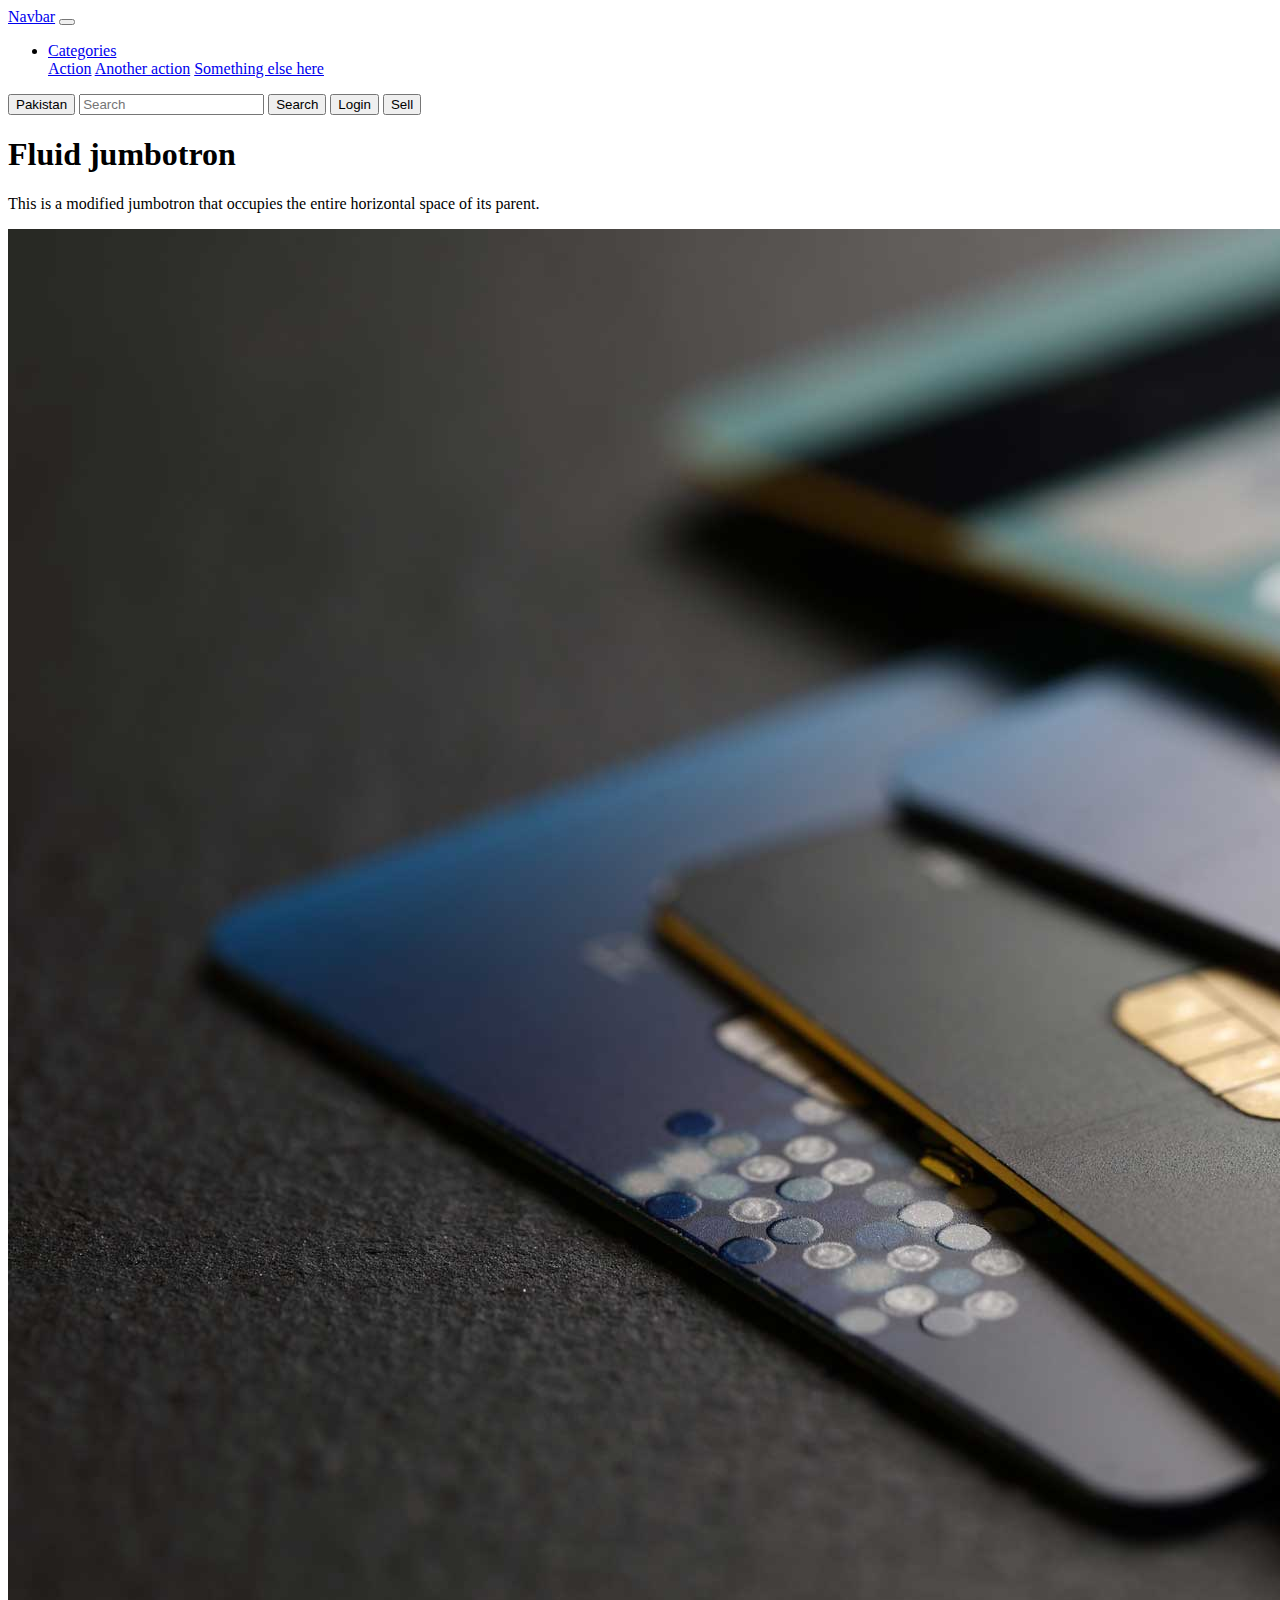
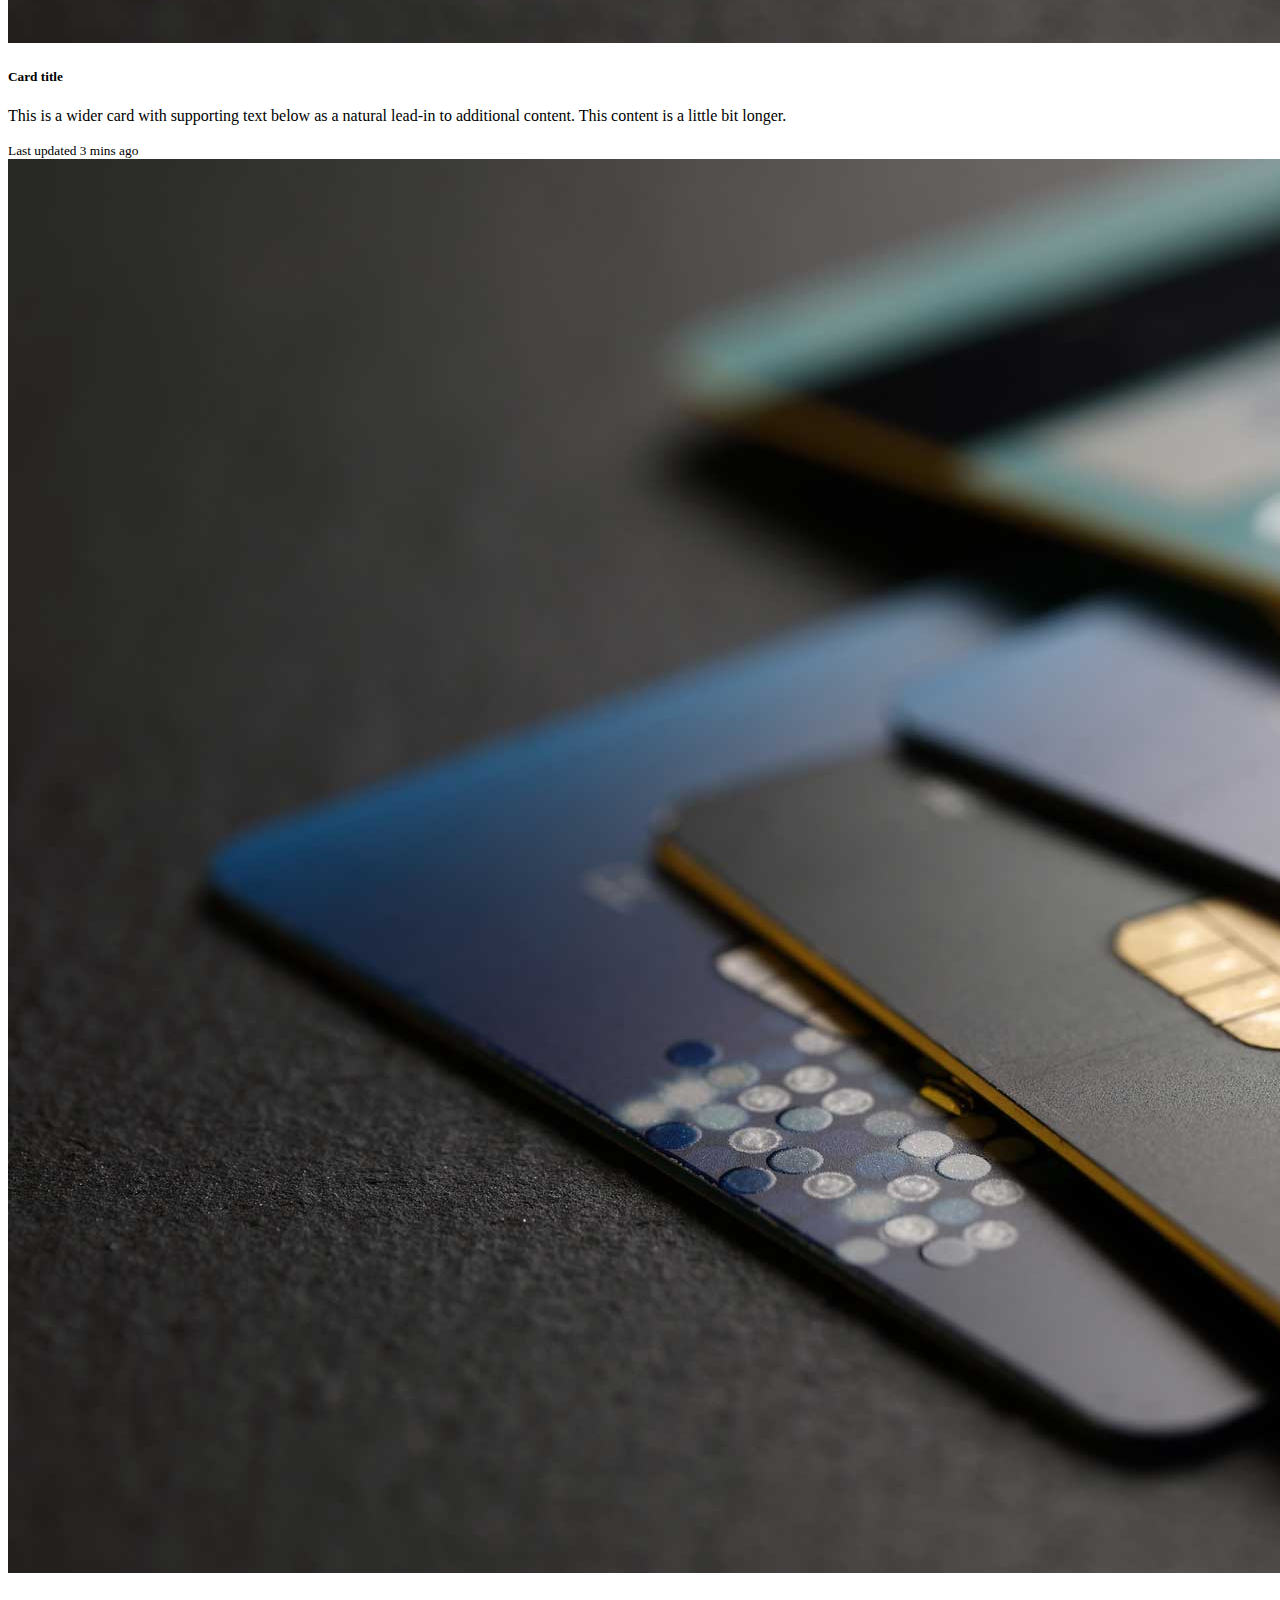
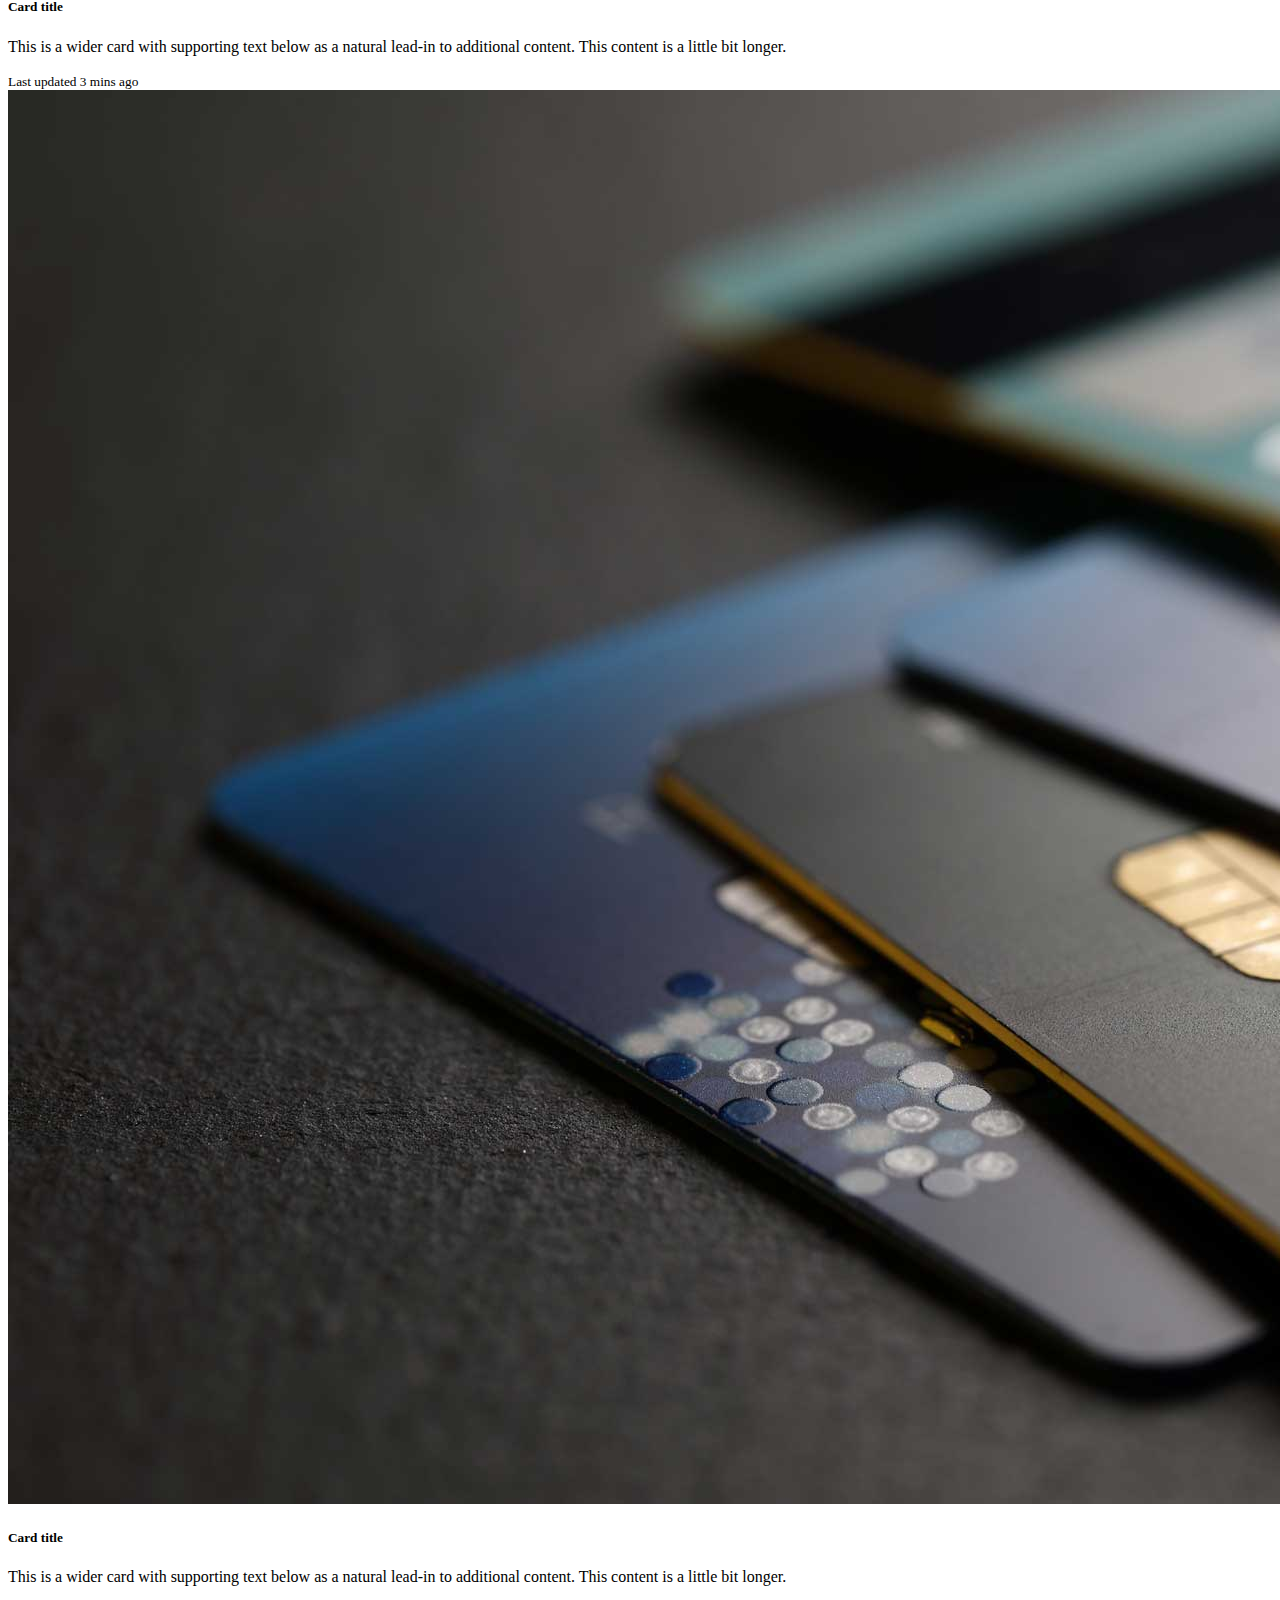
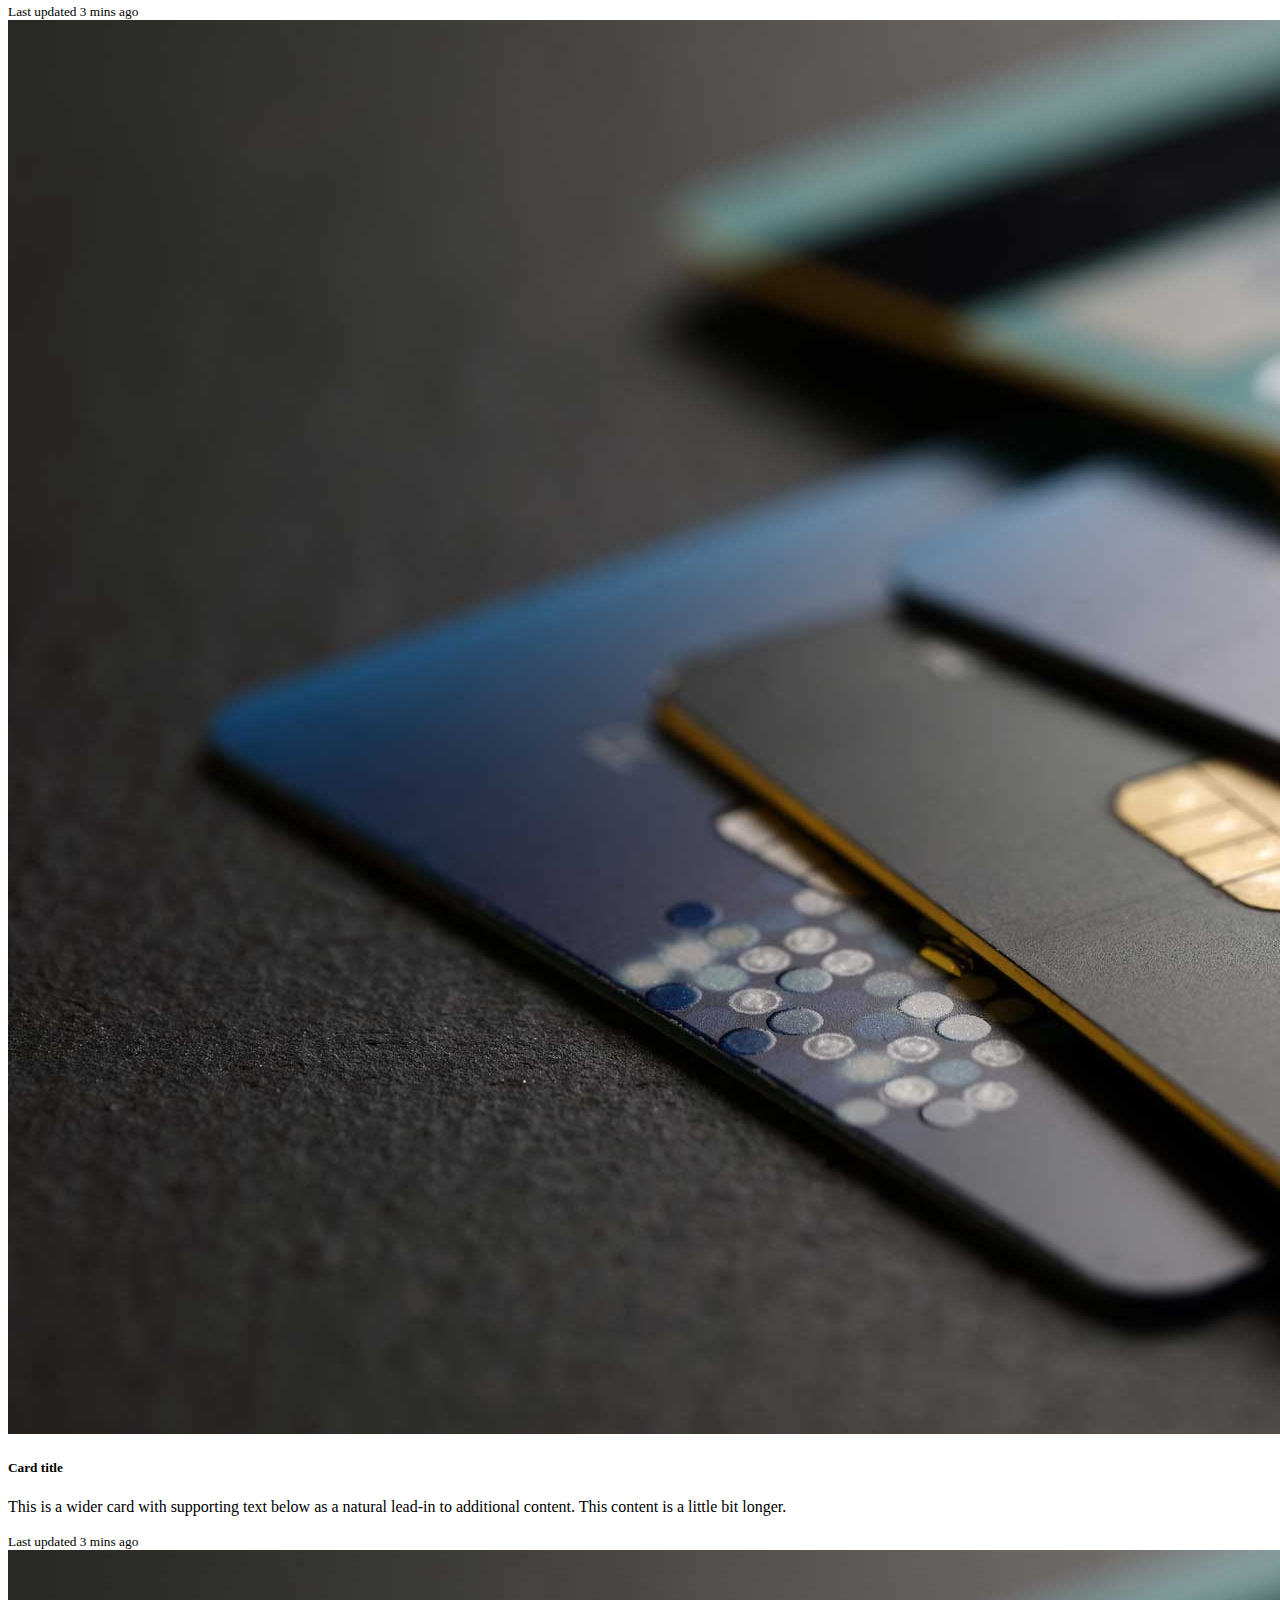
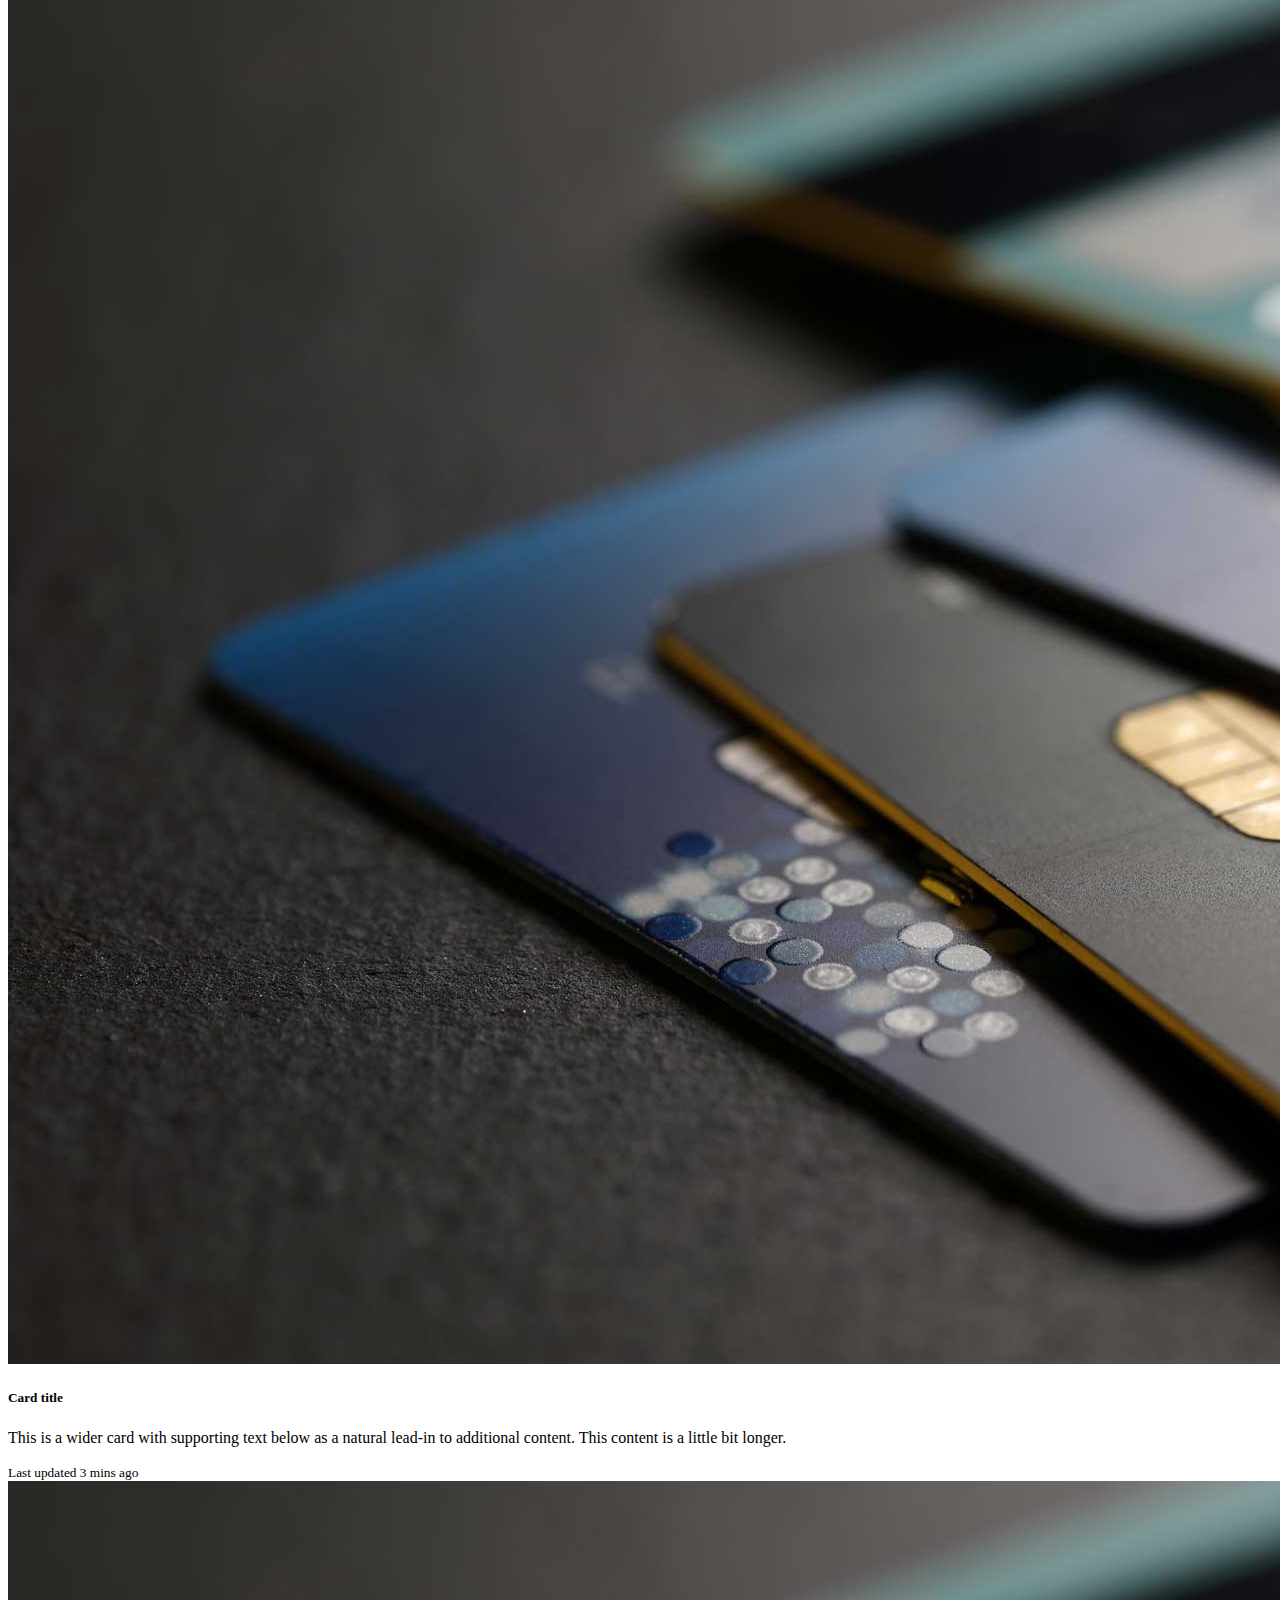
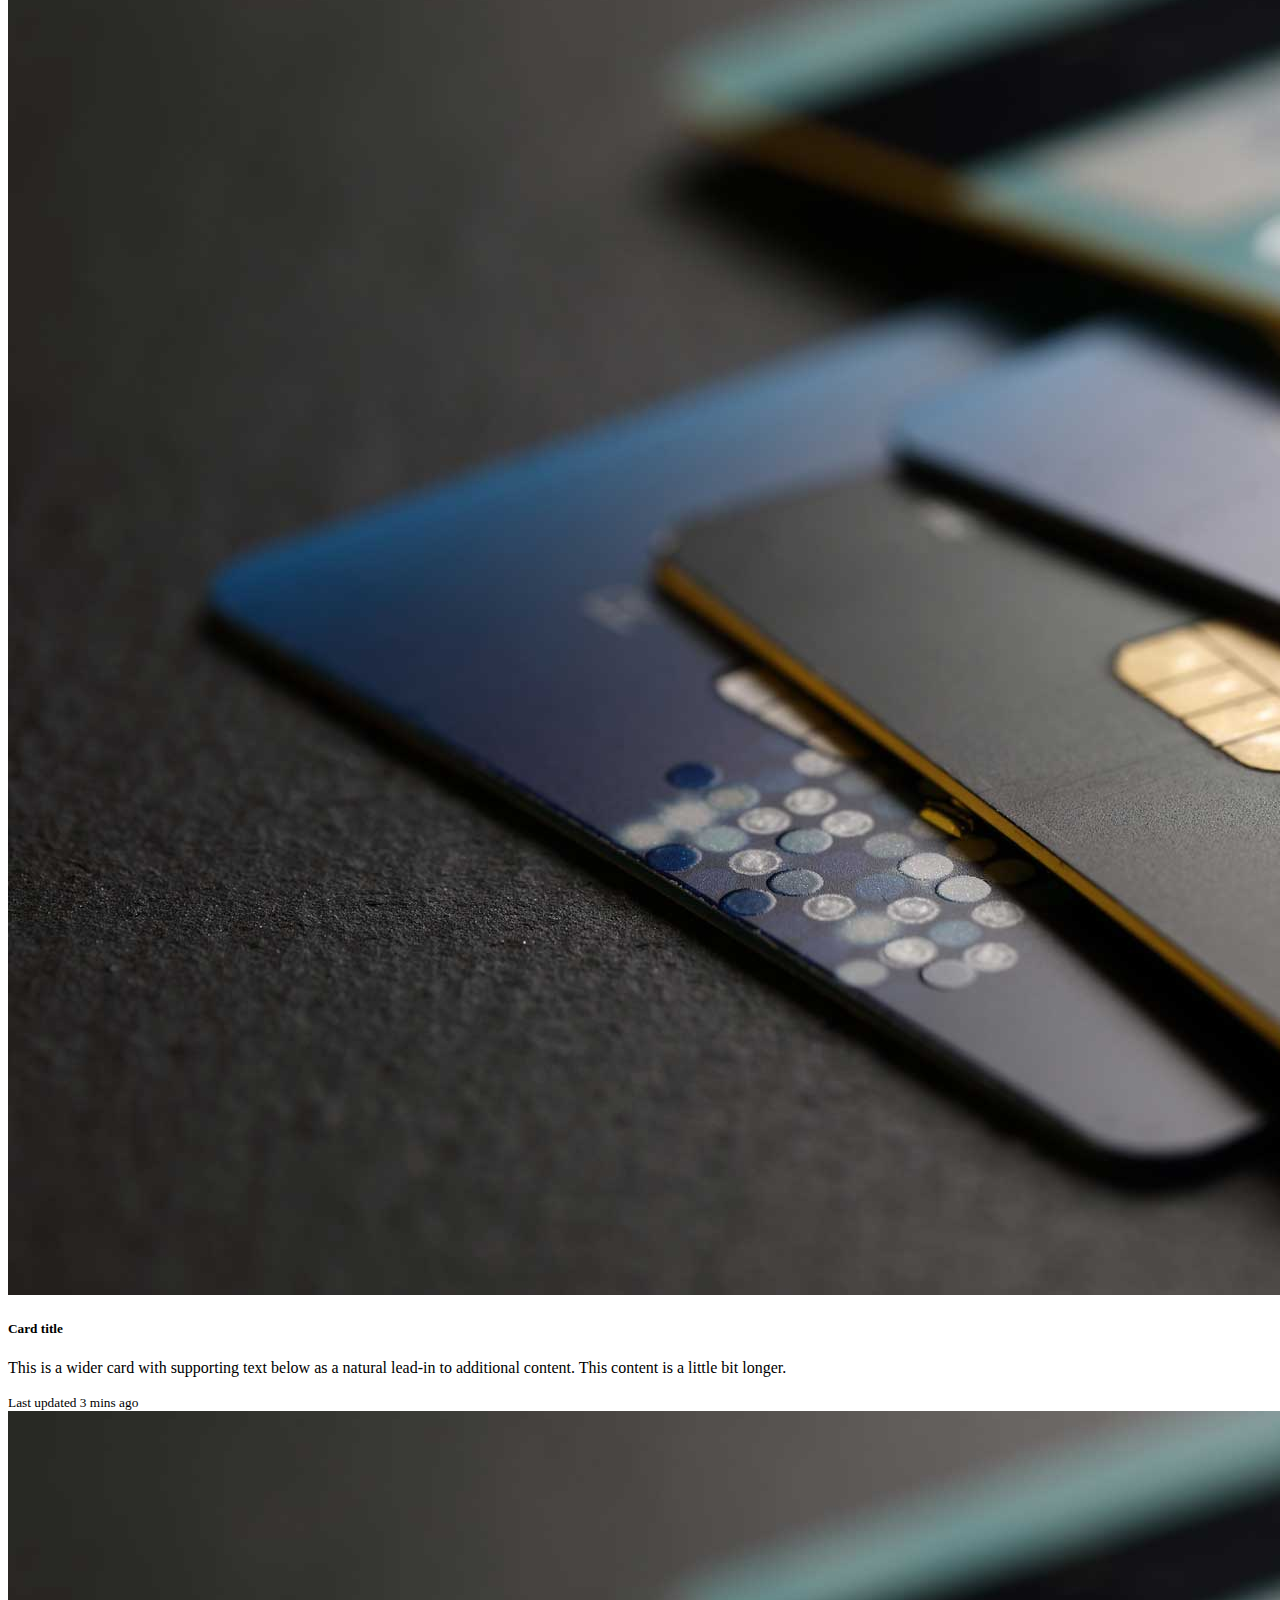
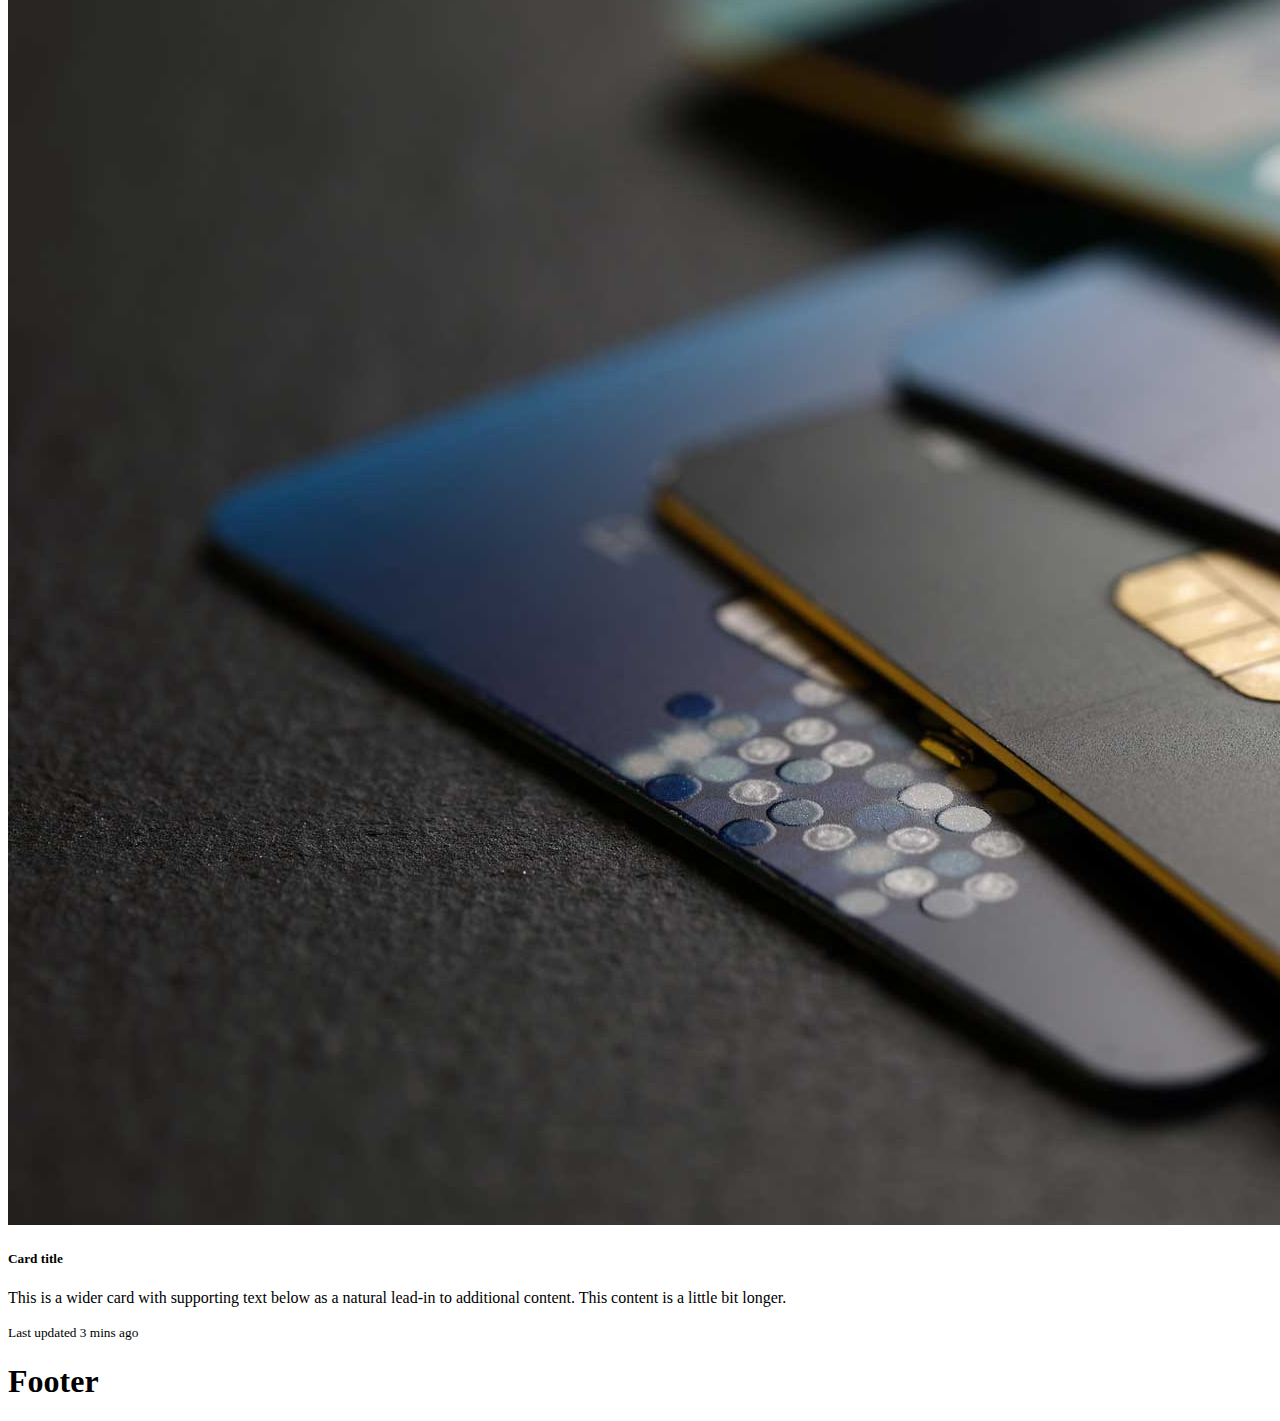
<file: Animals sell/index.html>
<!DOCTYPE html>
<html lang="en">

<head>
    <meta charset="UTF-8">
    <meta http-equiv="X-UA-Compatible" content="IE=edge">
    <meta name="viewport" content="width=device-width, initial-scale=1.0">
    <title>Document</title>
    <!-- CSS only -->
    <!-- CSS only -->
    <link href="https://cdn.jsdelivr.net/npm/bootstrap@5.1.3/dist/css/bootstrap.min.css" rel="stylesheet" integrity="sha384-1BmE4kWBq78iYhFldvKuhfTAU6auU8tT94WrHftjDbrCEXSU1oBoqyl2QvZ6jIW3" crossorigin="anonymous">
    <!-- JavaScript Bundle with Popper -->
    <script src="https://cdn.jsdelivr.net/npm/bootstrap@5.1.3/dist/js/bootstrap.bundle.min.js" integrity="sha384-ka7Sk0Gln4gmtz2MlQnikT1wXgYsOg+OMhuP+IlRH9sENBO0LRn5q+8nbTov4+1p" crossorigin="anonymous"></script>
</head>

<body>
    <div class="container flex-row">
        <nav class="navbar navbar-expand-lg navbar-light bg-light">
            <a class="navbar-brand" href="#">Navbar</a>
            <button class="navbar-toggler" type="button" data-toggle="collapse" data-target="#navbarNavDropdown" aria-controls="navbarNavDropdown" aria-expanded="false" aria-label="Toggle navigation">
              <span class="navbar-toggler-icon"></span>
            </button>
            <div class="collapse navbar-collapse" id="navbarNavDropdown">
                <ul class="navbar-nav">
                    <!-- <li class="nav-item active">
                        <a class="nav-link" href="#">Home <span class="sr-only">(current)</span></a>
                    </li>
                    <li class="nav-item">
                        <a class="nav-link" href="#">Features</a>
                    </li>
                    <li class="nav-item">
                        <a class="nav-link" href="#">Pricing</a>
                    </li> -->

                    <li class="nav-item dropdown">
                        <a class="nav-link dropdown-toggle" href="#" id="navbarDropdownMenuLink" role="button" data-toggle="dropdown" aria-expanded="true">
                    Categories
                  </a>
                        <div class="dropdown-menu" aria-labelledby="navbarDropdownMenuLink">
                            <a class="dropdown-item" href="#">Action</a>
                            <a class="dropdown-item" href="#">Another action</a>
                            <a class="dropdown-item" href="#">Something else here</a>
                        </div>
                    </li>

                </ul>

                <button class="btn btn-outline-secondary dropdown-toggle" type="button" data-toggle="dropdown" aria-expanded="false">Pakistan</button>

                <input class="form-control mr-sm-2" type="search" placeholder="Search" aria-label="Search">
                <button class="btn btn-outline-success my-2 my-sm-0" type="submit">Search</button>


                <button class="btn btn-outline-success my-2 my-sm-0 " type="submit">Login</button>
                <button class="btn btn-outline-success my-2 my-sm-0" type="submit">Sell</button>
            </div>
        </nav>
    </div>
    <div class="jumbotron jumbotron-fluid bg-dark text-light text-lg-center container">
        <div class="container">
            <h1 class="display-4">Fluid jumbotron</h1>
            <p class="lead">This is a modified jumbotron that occupies the entire horizontal space of its parent.</p>
        </div>
    </div>
    <!-- -------------header end------------- -->
    <div class="container">
        <div class="row row-cols-1 row-cols-md-2 row-cols-lg-3 ">
            <div class="card">
                <img src=" card-list.jpg " class="card-img-top " alt="... ">
                <div class="card-body ">
                    <h5 class="card-title ">Card title</h5>
                    <p class="card-text ">This is a wider card with supporting text below as a natural lead-in to additional content. This content is a little bit longer.</p>
                </div>
                <div class="card-footer ">
                    <small class="text-muted ">Last updated 3 mins ago</small>
                </div>
            </div>
            <div class="card ">
                <img src="card-list.jpg " class="card-img-top " alt="... ">
                <div class="card-body ">
                    <h5 class="card-title ">Card title</h5>
                    <p class="card-text ">This is a wider card with supporting text below as a natural lead-in to additional content. This content is a little bit longer.</p>
                </div>
                <div class="card-footer ">
                    <small class="text-muted ">Last updated 3 mins ago</small>
                </div>
            </div>
            <div class="card ">
                <img src="card-list.jpg " class="card-img-top " alt="... ">
                <div class="card-body ">
                    <h5 class="card-title ">Card title</h5>
                    <p class="card-text ">This is a wider card with supporting text below as a natural lead-in to additional content. This content is a little bit longer.</p>
                </div>
                <div class="card-footer ">
                    <small class="text-muted ">Last updated 3 mins ago</small>
                </div>
            </div>
            <div class="card ">
                <img src="card-list.jpg " class="card-img-top " alt="... ">
                <div class="card-body ">
                    <h5 class="card-title ">Card title</h5>
                    <p class="card-text ">This is a wider card with supporting text below as a natural lead-in to additional content. This content is a little bit longer.</p>
                </div>
                <div class="card-footer ">
                    <small class="text-muted ">Last updated 3 mins ago</small>
                </div>
            </div>
            <div class="card ">
                <img src="card-list.jpg " class="card-img-top " alt="... ">
                <div class="card-body ">
                    <h5 class="card-title ">Card title</h5>
                    <p class="card-text ">This is a wider card with supporting text below as a natural lead-in to additional content. This content is a little bit longer.</p>
                </div>
                <div class="card-footer ">
                    <small class="text-muted ">Last updated 3 mins ago</small>
                </div>
            </div>
            <div class="card ">
                <img src="card-list.jpg " class="card-img-top " alt="... ">
                <div class="card-body ">
                    <h5 class="card-title ">Card title</h5>
                    <p class="card-text ">This is a wider card with supporting text below as a natural lead-in to additional content. This content is a little bit longer.</p>
                </div>
                <div class="card-footer ">
                    <small class="text-muted ">Last updated 3 mins ago</small>
                </div>
            </div>
            <div class="card ">
                <img src="card-list.jpg " class="card-img-top " alt="... ">
                <div class="card-body ">
                    <h5 class="card-title ">Card title</h5>
                    <p class="card-text ">This is a wider card with supporting text below as a natural lead-in to additional content. This content is a little bit longer.</p>
                </div>
                <div class="card-footer ">
                    <small class="text-muted ">Last updated 3 mins ago</small>
                </div>
            </div>



        </div>
    </div>
    <!-- ------footer------ -->
    <div class="jumbotron jumbotron-fluid bg-dark text-light text-lg-center ">
        <div class="container ">
            <h1 class="display-4 ">Footer</h1>
        </div>
    </div>
</body>

</html>
</file>
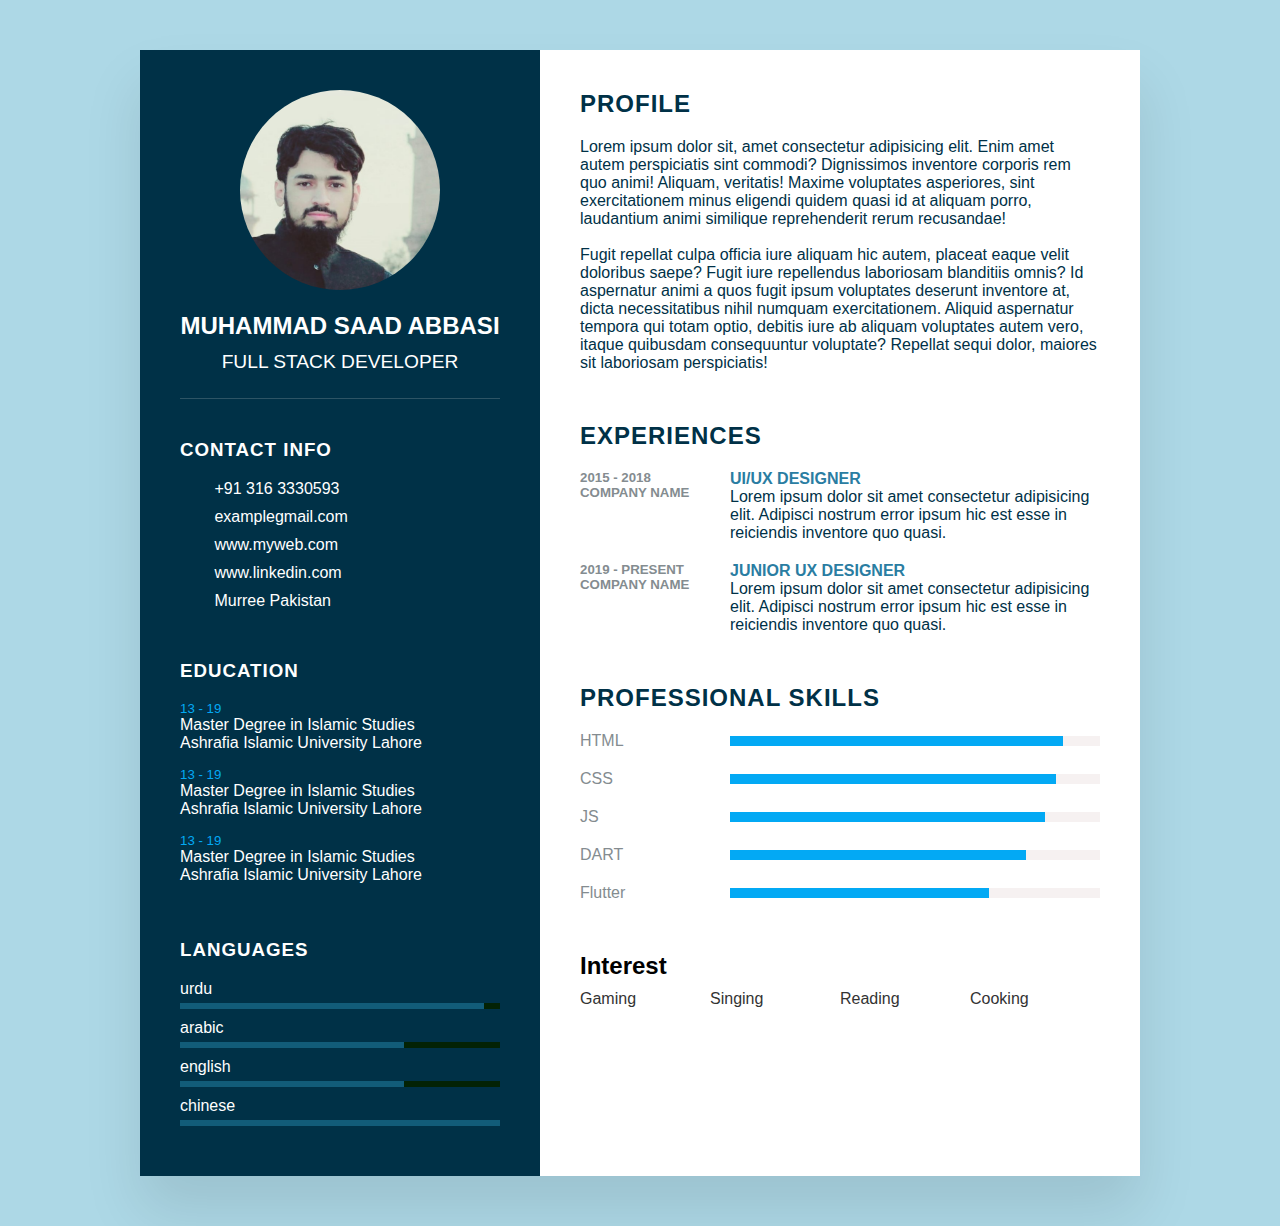
<file: cv_css/index.html>
<!DOCTYPE html>
<html lang="en">

<head>
    <meta charset="UTF-8">
    <meta http-equiv="X-UA-Compatible" content="IE=edge">
    <meta name="viewport" content="width= , initial-scale=1.0">
    <title>Document</title>
    <link rel="stylesheet" href="./style.css">
</head>

<body>
    <div class="container">
        <div class="left_Side">
            <div class="profileText">
                <div class="imgBx">
                    <img src="./img.jpg" style="height: 300px;" alt="">
                </div>
                <h2>Muhammad Saad Abbasi<br>
                    <span>Full Stack Developer</span></h2>
            </div>
            <div class="contactInfo">
                <h3 class="title">Contact Info</h3>
                <ul>
                    <li>
                        <span class="icon"></span>
                        <span class="text">+91 316 3330593</span>
                    </li>
                    <li>
                        <span class="icon"></span>
                        <span class="text">examplegmail.com</span>
                    </li>
                    <li>
                        <span class="icon"></span>
                        <span class="text">www.myweb.com</span>
                    </li>
                    <li>
                        <span class="icon"></span>
                        <span class="text">www.linkedin.com</span>
                    </li>
                    <li>
                        <span class="icon"></span>
                        <span class="text">Murree Pakistan</span>
                    </li>

                </ul>
            </div>

            <div class="contactInfo eduction">
                <h3 class="title">education</h3>
                <ul>
                    <li>
                        <h5>13 - 19</h5>
                        <h4>Master Degree in Islamic Studies</h4>
                        <h4>Ashrafia Islamic University Lahore</h4>
                    </li>
                    <li>
                        <h5>13 - 19</h5>
                        <h4>Master Degree in Islamic Studies</h4>
                        <h4>Ashrafia Islamic University Lahore</h4>
                    </li>
                    <li>
                        <h5>13 - 19</h5>
                        <h4>Master Degree in Islamic Studies</h4>
                        <h4>Ashrafia Islamic University Lahore</h4>
                    </li>
                </ul>
            </div>

            <div class="contactInfo language">
                <h3 class="title">languages</h3>
                <ul>
                    <li>
                        <span class="text">urdu</span>
                        <span class="percent">
                            <div style="width: 95%;"></div>
                        </span>
                    </li>
                    <li>
                        <span class="text">arabic</span>
                        <span class="percent">
                            <div style="width: 70%;"></div>
                        </span>
                    </li>
                    <li>
                        <span class="text">english</span>
                        <span class="percent">
                            <div style="width: 70%;"></div>
                        </span>
                    </li>
                    <li>
                        <span class="text">chinese</span>
                        <span class="percent">
                            <div style="width: 4 0%;"></div>
                        </span>
                    </li>
                </ul>
            </div>
        </div>
        <div class="right_Side">
            <div class="about">
                <h2 class="titl">Profile</h2>

                <p>Lorem ipsum dolor sit, amet consectetur adipisicing elit. Enim amet autem perspiciatis sint commodi? Dignissimos inventore corporis rem quo animi! Aliquam, veritatis! Maxime voluptates asperiores, sint exercitationem minus eligendi quidem
                    quasi id at aliquam porro, laudantium animi similique reprehenderit rerum recusandae!
                    <br>

                    <br> Fugit repellat culpa officia iure aliquam hic autem, placeat eaque velit doloribus saepe? Fugit iure repellendus laboriosam blanditiis omnis? Id aspernatur animi a quos fugit ipsum voluptates deserunt inventore at, dicta necessitatibus
                    nihil numquam exercitationem. Aliquid aspernatur tempora qui totam optio, debitis iure ab aliquam voluptates autem vero, itaque quibusdam consequuntur voluptate? Repellat sequi dolor, maiores sit laboriosam perspiciatis!</p>
            </div>

            <div class="about">
                <h2 class="titl">experiences</h2>
                <div class="box">
                    <div class="year_company">
                        <h5>2015 - 2018</h5>
                        <h5>Company Name</h5>
                    </div>
                    <div class="text">
                        <h4>UI/UX Designer</h4>
                        <p>Lorem ipsum dolor sit amet consectetur adipisicing elit. Adipisci nostrum error ipsum hic est esse in reiciendis inventore quo quasi.</p>
                    </div>
                </div>
                <div class="box">
                    <div class="year_company">
                        <h5>2019 - present</h5>
                        <h5>Company Name</h5>
                    </div>
                    <div class="text">
                        <h4>Junior UX Designer</h4>
                        <p>Lorem ipsum dolor sit amet consectetur adipisicing elit. Adipisci nostrum error ipsum hic est esse in reiciendis inventore quo quasi.</p>
                    </div>
                </div>
            </div>

            <div class="about skills">
                <h2 class="titl">Professional Skills</h2>
                <div class="box">
                    <h4>HTML</h4>

                    <div class="persent">
                        <div style="width: 90% ;"></div>
                    </div>
                </div>
                <div class="box">
                    <h4>CSS</h4>
                    <div class="persent">
                        <div style="width: 88% ;"></div>
                    </div>
                </div>
                <div class="box">
                    <h4>JS</h4>
                    <div class="persent">
                        <div style="width: 85% ;"></div>
                    </div>
                </div>
                <div class="box">
                    <h4>DART</h4>
                    <div class="persent">
                        <div style="width: 80% ;"></div>
                    </div>
                </div>
                <div class="box">
                    <h4>Flutter</h4>
                    <div class="persent">
                        <div style="width: 70% ;"></div>
                    </div>
                </div>
            </div>

            <div class="about interest">
                <h2 class="title2">Interest</h2>
                <ul>
                    <li>Gaming</li>
                    <li>Singing</li>
                    <li>Reading</li>
                    <li>Cooking</li>
                </ul>
            </div>
        </div>
    </div>
</body>

</html>
</file>
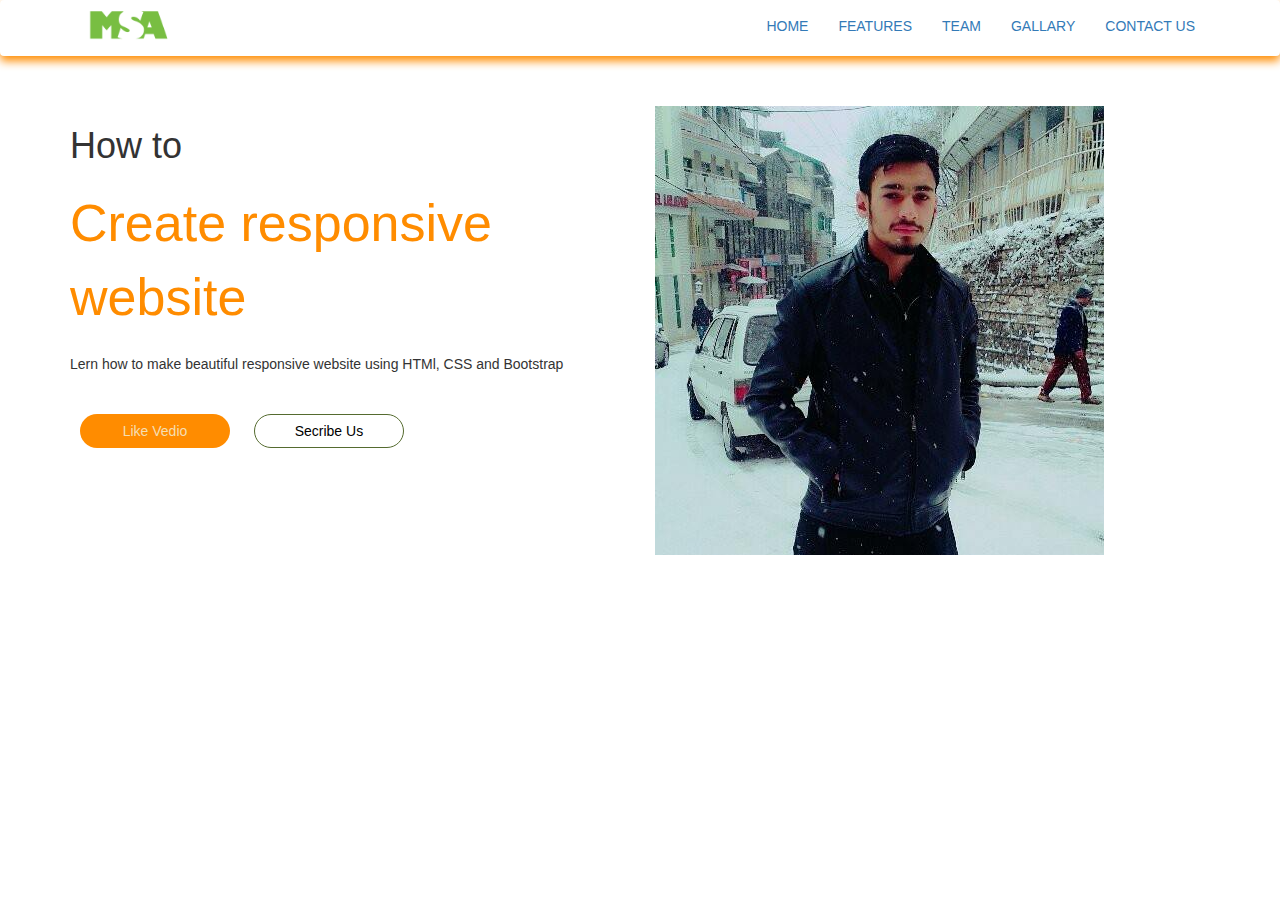
<file: 1stweb/webside.html>
<html>
    <head>
        <title>How to make Website</title>
        <link rel="stylesheet" href="webStyle.css">
        <!-- Latest compiled and minified CSS -->
<link rel="stylesheet" href="https://maxcdn.bootstrapcdn.com/bootstrap/3.4.1/css/bootstrap.min.css">

<!-- jQuery library -->
<script src="https://ajax.googleapis.com/ajax/libs/jquery/3.5.1/jquery.min.js"></script>

<!-- Latest compiled JavaScript -->
<script src="https://maxcdn.bootstrapcdn.com/bootstrap/3.4.1/js/bootstrap.min.js"></script>
    </head>
    <body>
        <header class="header">
           <nav class="navbar navbar-style">
                <div class="container">
                    <div class="navbar-header">
                        <button type="button" class="navbar-toggle" data-toggle="collapse" data-target="#micon">
                            <span class="icon-bar"></span>
                            <span class="icon-bar"></span>
                            <span class="icon-bar"></span>
                            <span class="icon-bar"></span>
                        </button>
                        <a href=""><img class="logo" src="logo.jpg" alt=""></a>

                    </div >
                        <div class="collapse navbar-collapse" id="micon">
                    
                    <ul class="nav navbar-nav navbar-right">
                        <li><a href="">Home</a></li>
                        <li><a href="">Features</a></li>
                        <li><a href="">Team</a></li>
                        <li><a href="">Gallary</a></li>
                        <li><a href="">Contact Us</a></li>
                    </ul>
                </div>  
              </div>
          </nav>

          <div class="container">
              <div class="row">
                  <div class="col-sm-6 banner-info">
                    <h1>How to</h1>
                    <p class="big-text">Create responsive website</p>
                    <p>Lern how to make beautiful responsive website using HTMl, CSS and Bootstrap</p>
                    <a class="btn btn-first" href="#">Like Vedio</a>
                    <a class="btn btn-second" href="#">Secribe Us</a>
                  </div>
                  <div class="col-sm-6 banner-image">
                        <img src="snow.png">
                  </div>
              
                </div>
          </div>
        </header>

        
    </body>
</html>
</file>
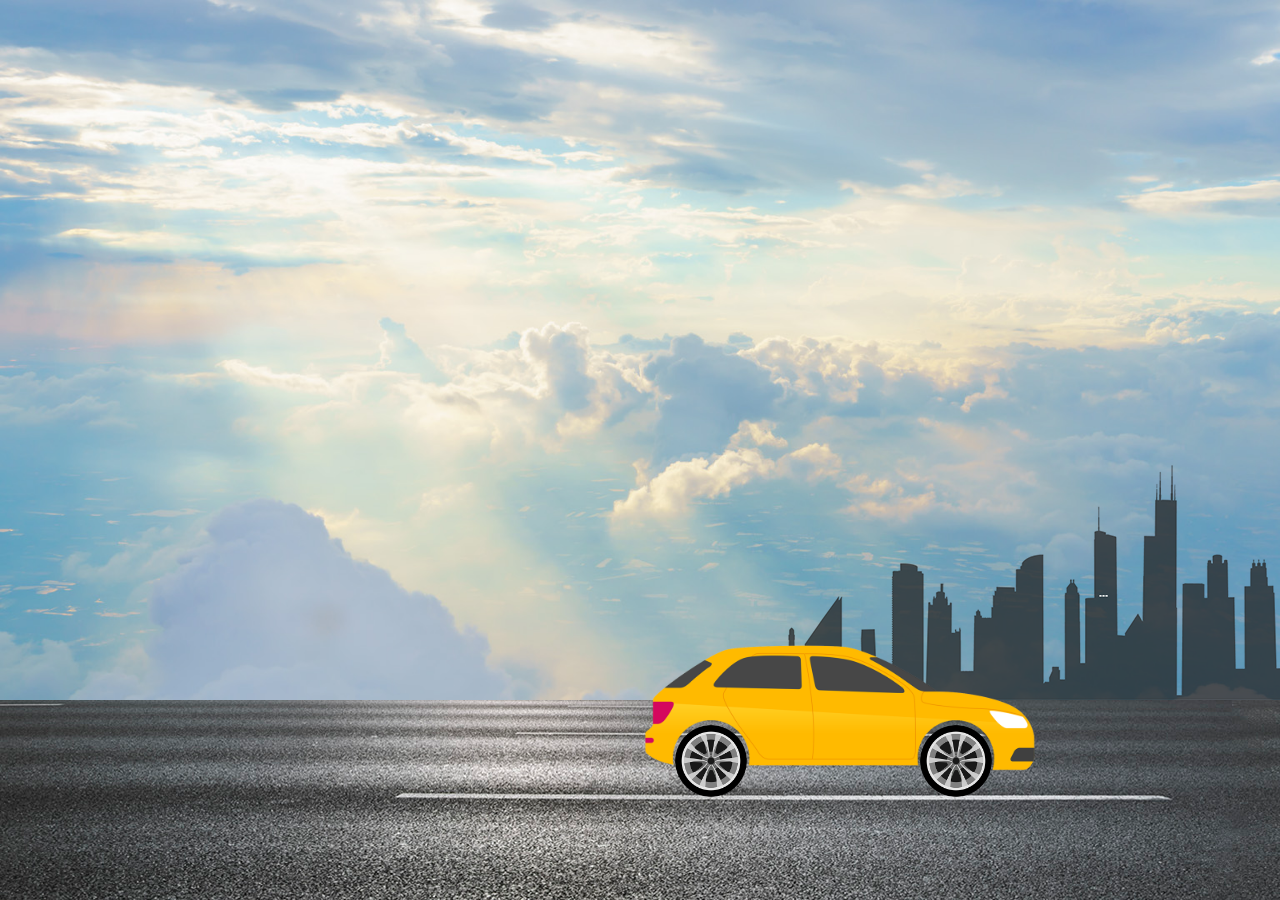
<file: animation/animation.html>
<html>
<head>
    <title>Running car animation</title>
    <link rel="stylesheet" href="animationStyle.css">

</head>
    <body>
         <div class="hero">
             <div class="highway"></div>
             <div class="city"></div>

             <div class="car"> <img src="car.png"> 
            </div>
                <div class="wheel">
                    <img src="wheel2.png" class="back-wheel">
                    <img src="wheel2.png" class="front-wheel">
                </div>

         </div>


    </body>


</html>
</file>
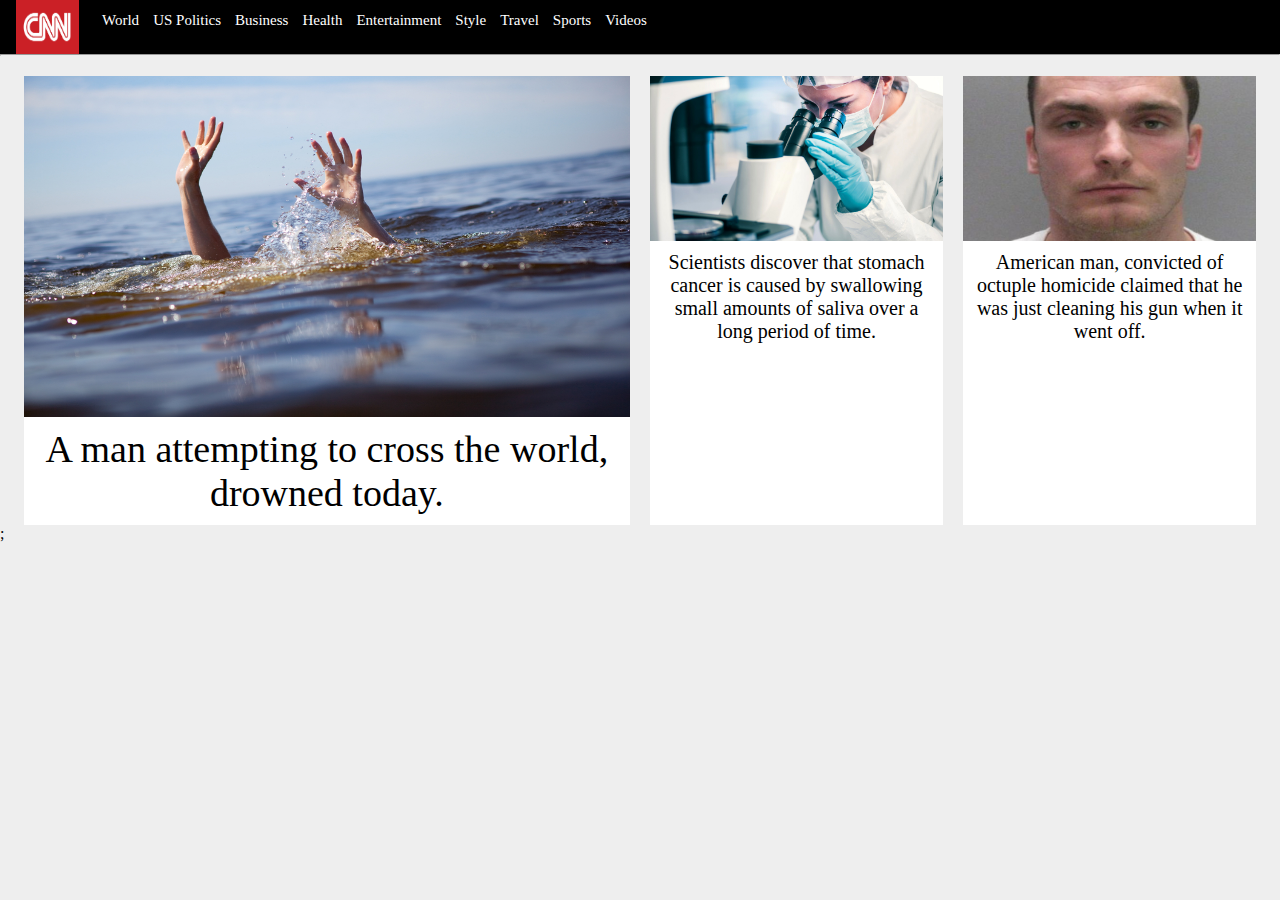
<file: cnn/cnn.html>
<html>
    <head>
        <title>How to make Website</title>
        <link rel="stylesheet" href="cnnStyle.css">
      

    </head>
<body>
<header>
    <nav>

        <div>
        <img id="logo" src="logo.jpg" alt="">
        <a href="">World</a>
        <a href="">US Politics</a>
        <a href="">Business</a>
        <a href="">Health</a>
        <a href="">Entertainment</a>
        <a href="">Style</a>
        <a href="">Travel</a>
        <a href="">Sports</a>
        <a href="">Videos</a>
        <i class="fas fa-search"></i>
        <i class="far fa-user-circle"></i>
        <i class="fas fa-bars"></i>
        </div>   

    </nav>
</header>
<hr>

<div class="document-container" style="margin-top: 20px">
    <div class="center-content opening-cards">
      <a class="first-card">
        <div class="card-img-container">
          <img
            src="shutterstock_40212385.jpg"
            src="_110986462_gettyimages-1068778256.jpg"
            alt="drowning image"
          />
        </div>
        <p>A man attempting to cross the world, drowned today.</p>
      </a>
      <a>
        <div class="card-img-container">
          <img
          src="_110986462_gettyimages-1068778256.jpg"
            alt="Scientists Discover"
          />
        </div>
        <p>
          Scientists discover that stomach cancer is caused by swallowing
          small amounts of saliva over a long period of time.
        </p>
      </a>
      <a>
        <div class="card-img-container">
          <img
            src="Adam-Johnson-mushot.jpg"
            src="https://i2-prod.mirror.co.uk/incoming/article7470020.ece/ALTERNATES/s615/Adam-Johnson-mushot.jpg"
            alt="Mug Shot"
          />
        </div>
        <p>
          American man, convicted of octuple homicide claimed that he was just
          cleaning his gun when it went off.
        </p>
      </a>
    </div>
  </div>
<!-- <footer>
    <div style="float: left;">
        <ul >
            <li><a href="World"></a></li>
         <li> <a href="">Style</a></li>
         <li> <a href="">Style</a></li>
         <li> <a href="">Style</a></li>
         <li> <a href="">Style</a></li>
         <li> <a href="">Style</a></li>
         <li> <a href="">Style</a></li>
         <li> <a href="">Style</a></li>
         </ul>
    </div>
    <div>
        <ul class="ul1">
            <li><h4><a href="World"></a></h4></li>
         <li> <a href="">Style</a></li>
         <li> <a href="">Style</a></li>
         <li> <a href="">Style</a></li>
         <li> <a href="">Style</a></li>
         <li> <a href="">Style</a></li>
         <li> <a href="">Style</a></li>
         <li> <a href="">Style</a></li>
         </ul>
    </div>
</footer> -->
;    <div>
       
    </div>
</body>
</file>
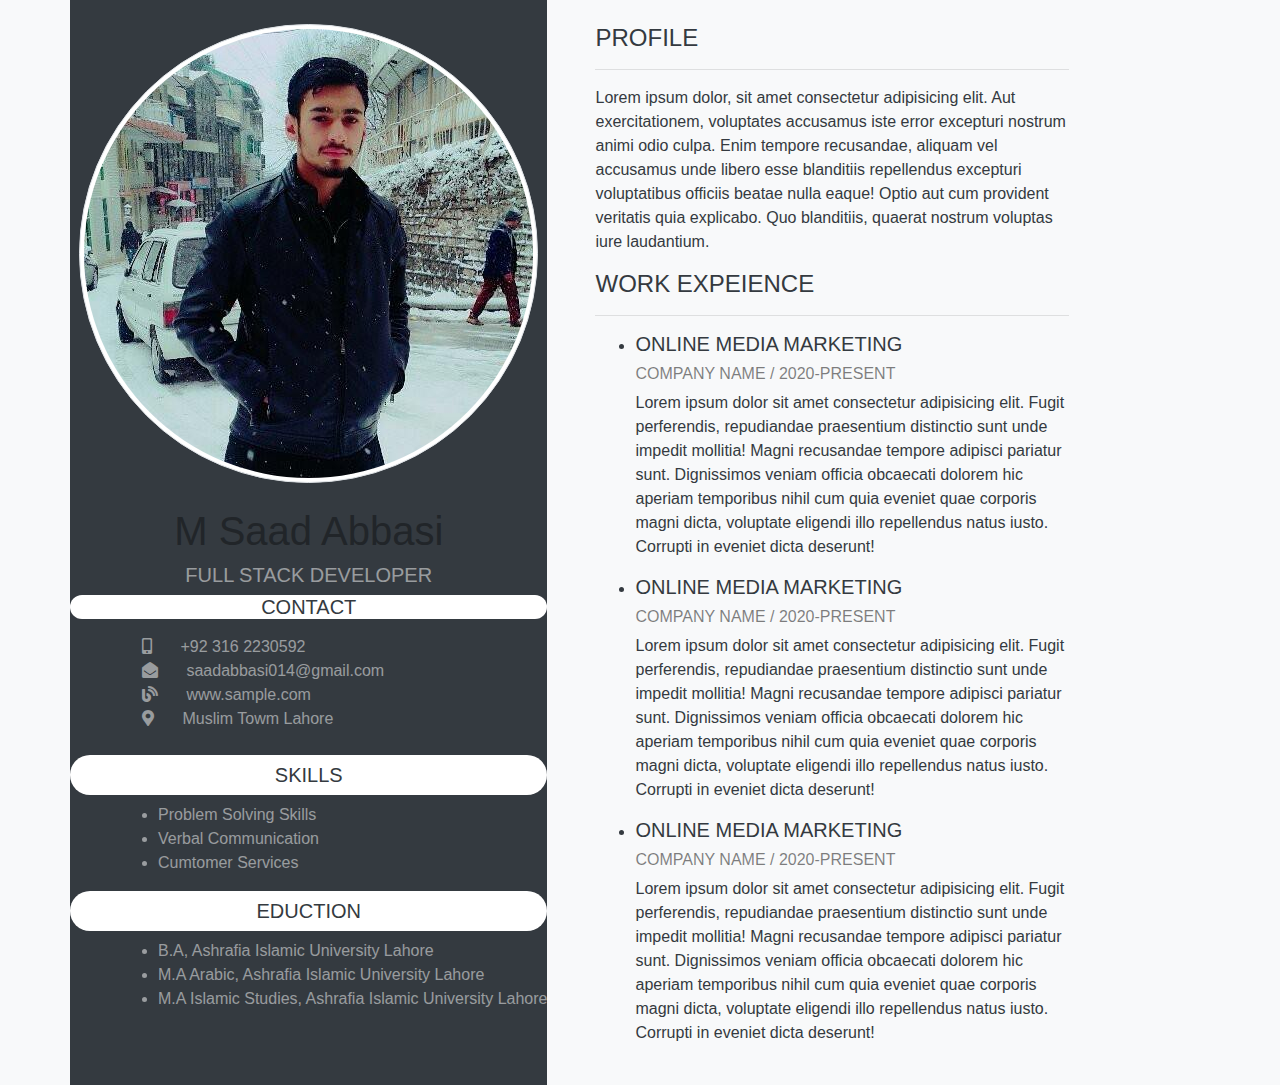
<file: My CV/my_cv.html>
<!DOCTYPE html>
<html lang="en">
<head>
    <link rel="stylesheet" href="https://cdn.jsdelivr.net/npm/bootstrap@4.6.1/dist/css/bootstrap.min.css">
    <link rel="stylesheet" href="https://cdnjs.cloudflare.com/ajax/libs/font-awesome/5.15.2/css/all.min.css"/>

</head>
<body class="bg-light">
    <div class="container">
        <div class="row"> 
            <div class="col-lg-text-dark text-center py-4 bg-dark">
                <div class="header-left">
                    <img src="ms.jpg" alt="" class="img-thumbnail rounded-circle mb-4">
                    <h1 class="display-5">M Saad Abbasi</h1>
                    <h4 class="lead text-uppercase text-white-50 mb-2">Full Stack Developer</h4>
                </div>
                <div>
                    <h5 class="text-uppercase bg-white text-dark py2 rounded-pill">contact</h5>

                    <ul class="list-unstyled text-white-50 ml-5 py-2 text-left">
                        <li class="list-itam">
                            <i class="fas fa-mobile-alt mx-4"></i>
                            +92 316 2230592
                        </li>
                        <li class="list-itam">
                            <i class="fas fa-envelope-open mx-4"></i>
                            saadabbasi014@gmail.com                        </li>
                        <li class="list-itam">
                            <i class="fas fa-blog mx-4"></i>
                            www.sample.com 
                        </li>
                        <li class="list-itam">
                            <i class="fas fa-map-marker-alt mx-4"></i>
                            Muslim Towm Lahore
                        </li>
                    </ul>
                </div>
                <div>
                    <h5 class="text-uppercase bg-white text-dark py-2 rounded-pill">skills</h5>
                    <ul class="list text-white-50 ml-5 py2 text-left text-capitalize">
                        <li class="list-item">problem solving skills</li>
                        <li class="list-item">verbal communication</li>
                        <li class="list-item">cumtomer services</li>
                        
                    </ul>
                </div>
                <div>
                    <h5 class="text-uppercase bg-white text-dark py-2 rounded-pill">eduction</h5>
                    <ul class="list text-white-50 ml-5 py2 text-left text-capitalize">
                        <li class="list-item">B.A, Ashrafia Islamic University Lahore</li>
                        <li class="list-item">M.A Arabic, Ashrafia Islamic University Lahore </li>
                        <li class="list-item">M.A Islamic Studies, Ashrafia Islamic University Lahore</li>
                        
                        
                    </ul>
                </div>

            </div>
            <div class="col-lg-6 btn-group-lg text-dark py-4 px-5">
                <div class="header-right">
                    <h4 class="text-uppercase">profile</h4>
                    <hr>
                    <p>Lorem ipsum dolor, sit amet consectetur adipisicing
                         elit. Aut exercitationem, voluptates accusamus iste error
                          excepturi nostrum animi odio culpa. Enim tempore recusandae,
                           aliquam vel accusamus unde libero esse blanditiis repellendus
                            excepturi voluptatibus officiis beatae nulla eaque! Optio aut
                             cum provident veritatis quia explicabo. Quo blanditiis, quaerat
                              nostrum voluptas iure laudantium.</p>
                </div>
                <div>
                    <h4 class="text-uppercase">work expeience</h4>
                    <hr>
                    <ul class="list">
                        <li class="list-item">
                            <h5 class="display-6 text-uppercase">online media marketing</h5>
                            <h6 class="text-uppercase text-black-50 ">company name / 2020-present</h6>
                            <p>Lorem ipsum dolor sit amet consectetur adipisicing elit. Fugit perferendis,
                                 repudiandae praesentium distinctio sunt unde impedit mollitia! Magni recusandae
                                  tempore adipisci pariatur sunt. Dignissimos veniam officia obcaecati dolorem
                                   hic aperiam temporibus nihil cum quia eveniet quae corporis magni dicta,
                                    voluptate eligendi illo repellendus natus iusto. Corrupti in eveniet
                                     dicta deserunt!</p>
                        </li>
                        <li class="list-item">
                            <h5 class="display-6 text-uppercase">online media marketing</h5>
                            <h6 class="text-uppercase text-black-50 ">company name / 2020-present</h6>
                            <p>Lorem ipsum dolor sit amet consectetur adipisicing elit. Fugit perferendis,
                                 repudiandae praesentium distinctio sunt unde impedit mollitia! Magni recusandae
                                  tempore adipisci pariatur sunt. Dignissimos veniam officia obcaecati dolorem
                                   hic aperiam temporibus nihil cum quia eveniet quae corporis magni dicta,
                                    voluptate eligendi illo repellendus natus iusto. Corrupti in eveniet
                                     dicta deserunt!</p>
                        </li>
                        <li class="list-item"> 
                            <h5 class="display-6 text-uppercase">online media marketing</h5>
                            <h6 class="text-uppercase text-black-50 ">company name / 2020-present</h6>
                            <p>Lorem ipsum dolor sit amet consectetur adipisicing elit. Fugit perferendis,
                                 repudiandae praesentium distinctio sunt unde impedit mollitia! Magni recusandae
                                  tempore adipisci pariatur sunt. Dignissimos veniam officia obcaecati dolorem
                                   hic aperiam temporibus nihil cum quia eveniet quae corporis magni dicta,
                                    voluptate eligendi illo repellendus natus iusto. Corrupti in eveniet
                                     dicta deserunt!</p>
                        </li>
                    </ul>
                </div>
                
            </div>

        </div>
    </div>
</body>
</html>
</file>
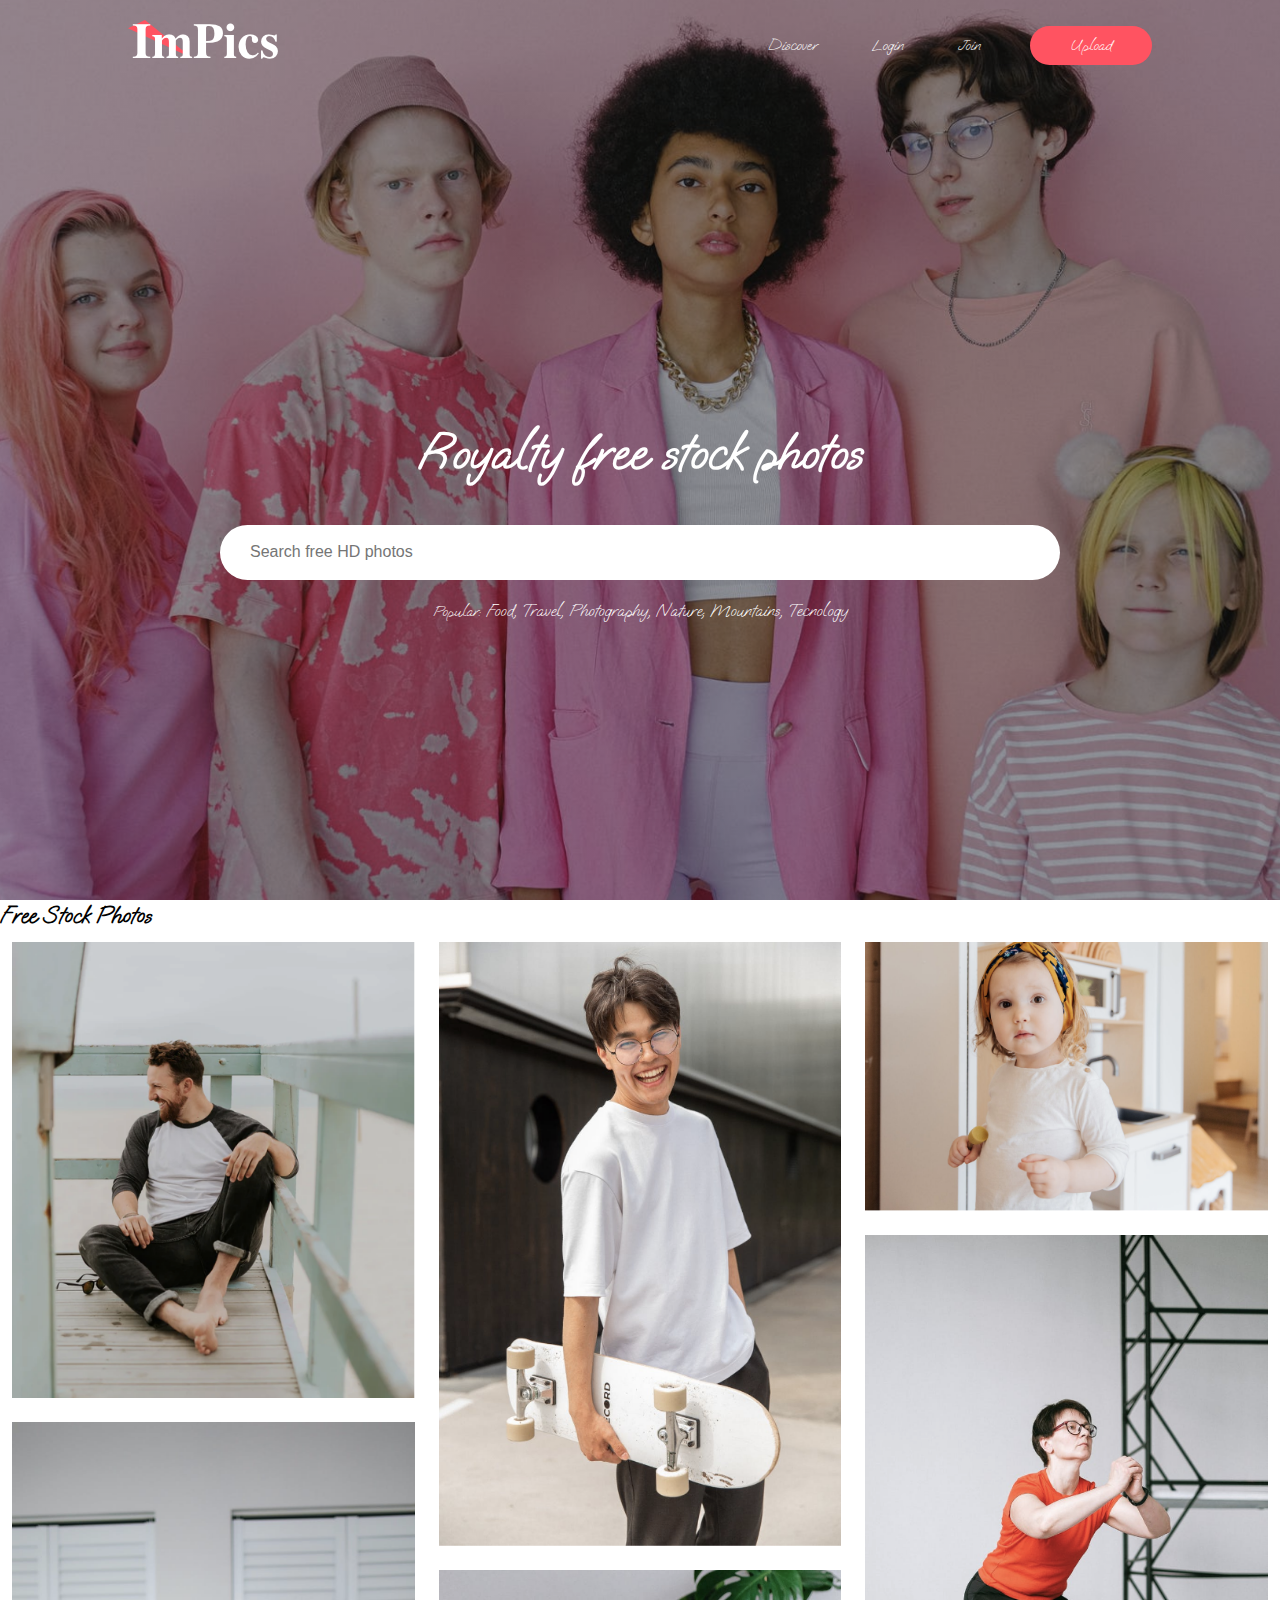
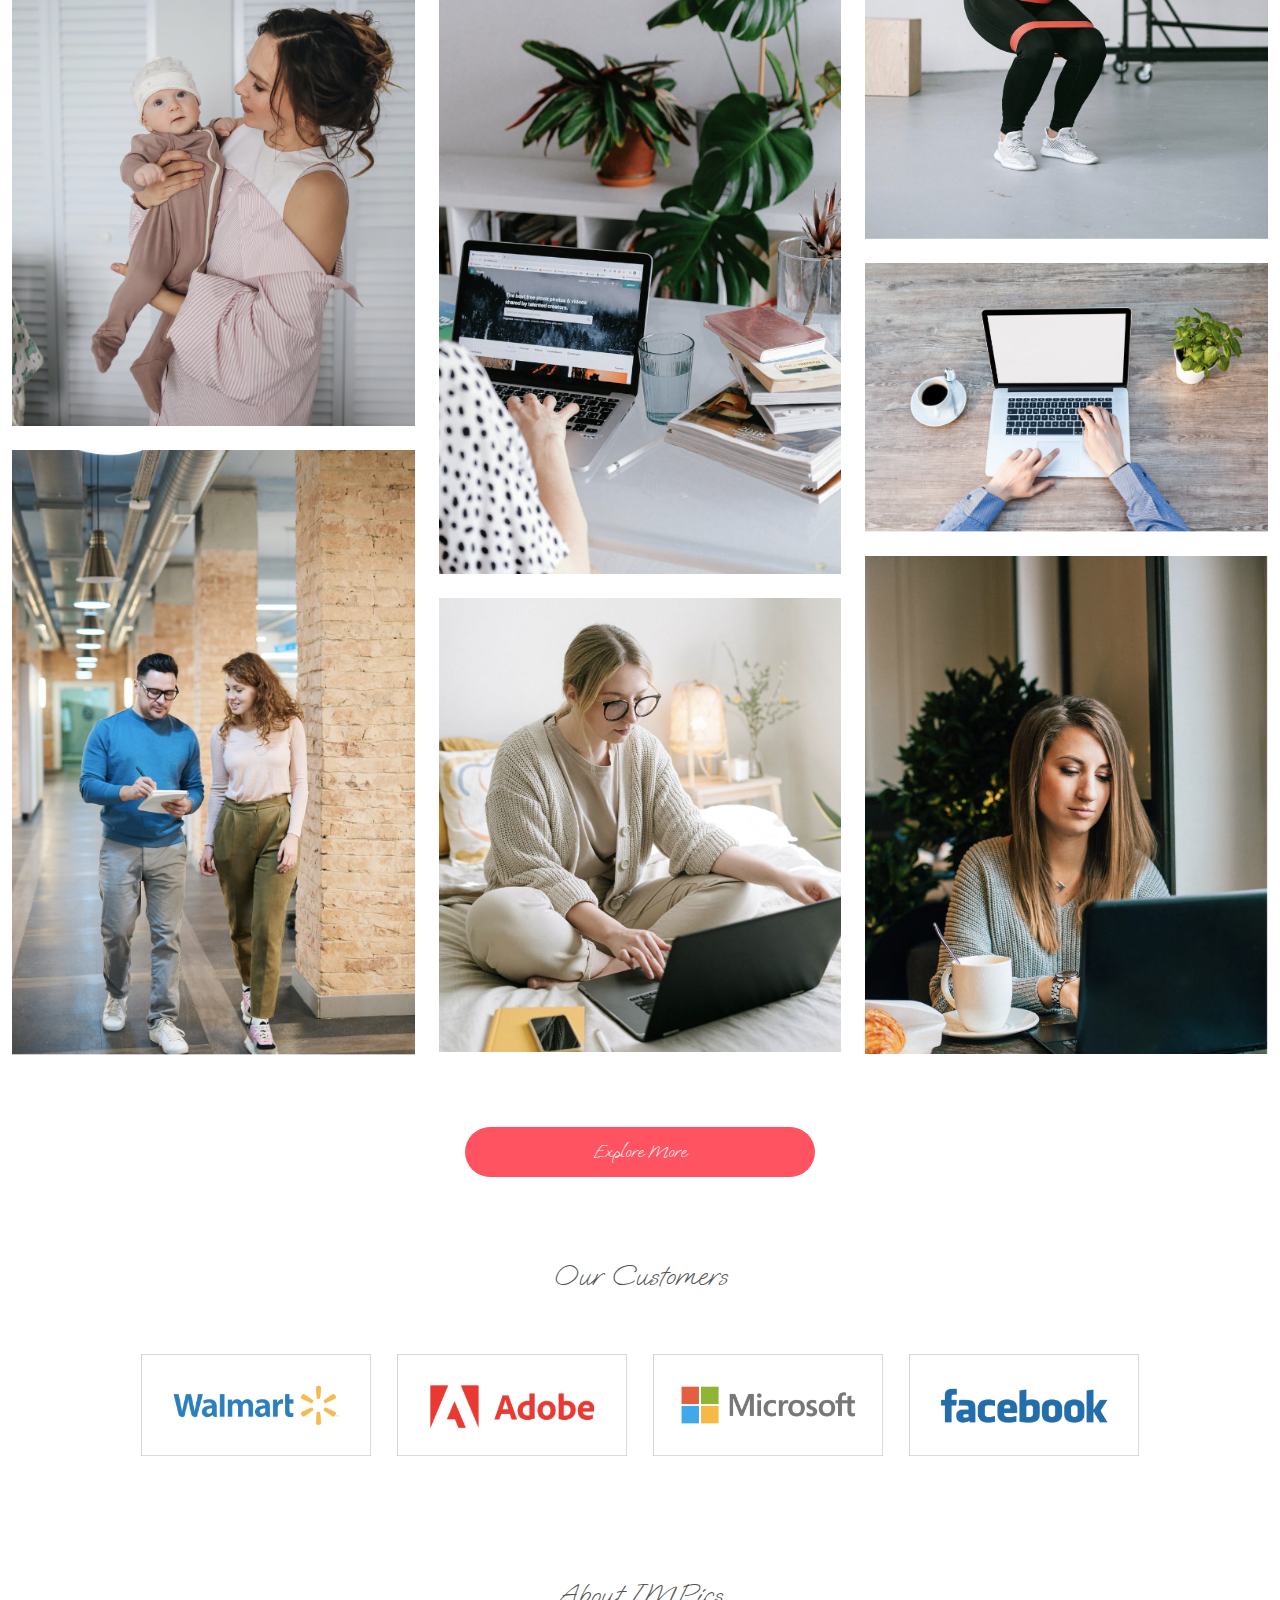
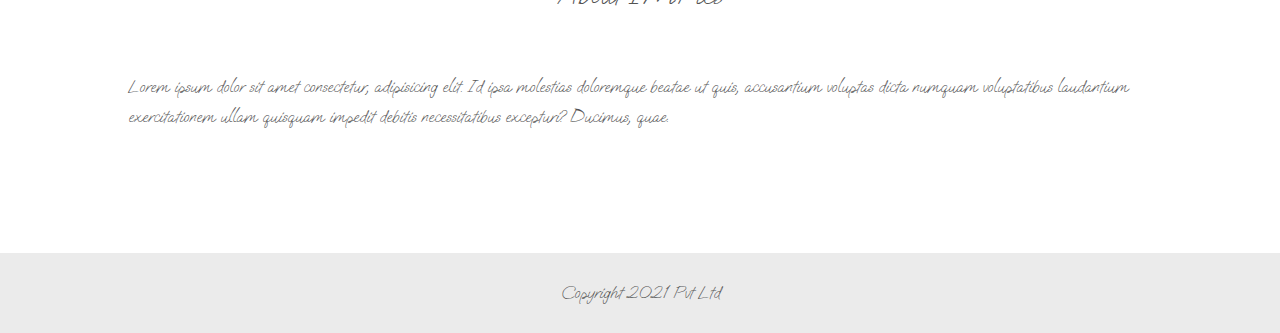
<file: pswebside/psweb.html>
<html>
<head>
    <title>Stock Photo Website</title>
    <link rel="stylesheet" href="psStyle.css">
    <link rel="preconnect" href="https://fonts.googleapis.com">
<link rel="preconnect" href="https://fonts.gstatic.com" crossorigin>
<link href="https://fonts.googleapis.com/css2?family=Oooh+Baby&family=Shizuru&display=swap" rel="stylesheet">
</head>
<body>
    <div class="hero">
        <nav>
            <img src="images/logo.png" alt="">
            <ul>
                <li><a href="">Discover</a></li>
                <li><a href="">Login</a></li>
                <li><a href="">Join</a></li>
            </ul>
            <a href="" class="upload-btn ">Upload</a>
        </nav>
            <div class="content">
                <h1>Royalty free stock photos</h1>
                <input type="text" placeholder="Search free HD photos">
                <p>Popular: <a href="">Food</a>, <a href="">Travel</a>, <a href="">Photography</a>, <a href="">Nature</a>,
                    <a href=""> Mountains</a>, <a href=""></a><a href="">Tecnology</a></p>
            </div>
    </div>

    <div class="gallary">
        <h2>Free Stock Photos</h2>
        <div class="masonary">
            <div class="m-block"><img src="images/pic1.png"></div>
            <div class="m-block"><img src="images/pic2.png"></div>
            <div class="m-block"><img src="images/pic3.png"></div>
            <div class="m-block"><img src="images/pic4.png"></div>
            <div class="m-block"><img src="images/pic5.png"></div>
            <div class="m-block"><img src="images/pic6.png"></div>
            <div class="m-block"><img src="images/pic7.png"></div>
            <div class="m-block"><img src="images/pic8.png"></div>
            <div class="m-block"><img src="images/pic9.png"></div>
            <div class="m-block"><img src="images/pic10.png"></div>
        </div>
        <a href="" class="explore-btn">Explore More</a>
    </div>
        <div class="customers">
            <h2>Our Customers</h2>
            <div class="customers-row">
                <div class="customers-col">
                    <img src="images/walmart.png" alt="">
                </div>
                <div class="customers-col">
                    <img src="images/adobe.png" alt="">
                </div>
                <div class="customers-col">
                    <img src="images/microsoft.png" alt="">
                </div>
                <div class="customers-col">
                    <img src="images/facebook.png" alt="">
                </div> 
            </div>
        </div>
        <div class="about">
            <h2>About IMPics</h2>
            <p>Lorem ipsum dolor sit amet consectetur,
                 adipisicing elit. Id ipsa molestias 
                 doloremque beatae ut quis, accusantium 
                 voluptas dicta numquam voluptatibus
                  laudantium exercitationem ullam quisquam
                   impedit debitis necessitatibus excepturi?
                    Ducimus, quae.</p>
        </div>
        <div class="copyright">
            <p>Copyright 2021 Pvt Ltd</p>
        </div>
</body>
</html>
</file>
<file: cv_css/style.css>
* {
    margin: 0;
    padding: 0;
    box-sizing: border-box;
    font-family: 'Poppins', sans-serif;
}

body {
    background-color: lightblue;
    display: flex;
    justify-content: center;
    min-height: 100vh;
}

.container {
    position: relative;
    width: 100%;
    max-width: 1000px;
    min-height: 1000px;
    background-color: aliceblue;
    display: grid;
    margin: 50px;
    grid-template-columns: 2fr 3fr;
    box-shadow: 0 35px 55px rgb(0, 0, 0, 0.1);
}

.container .left_Side {
    position: relative;
    background-color: #003147;
    padding: 40px;
}

.profileText {
    position: relative;
    display: flex;
    flex-direction: column;
    align-items: center;
    padding-bottom: 20px;
    border-bottom: 1px solid rgb(225, 225, 225, 0.2);
}

.profileText .imgBx {
    position: relative;
    width: 200px;
    height: 200px;
    border-radius: 50%;
    overflow: hidden;
}

.profileText .imgBx img {
    position: absolute;
    top: 0;
    left: 0;
    width: 100%;
    height: 100%;
    object-fit: cover;
}

.profileText h2 {
    color: #fff;
    font-size: 1.5em;
    margin-top: 19px;
    text-transform: uppercase;
    text-align: center;
    font-weight: 600;
    line-height: 1.4em;
}

.profileText h2 span {
    font-size: 0.8em;
    font-weight: 300;
}

.contactInfo {
    padding-top: 40px;
}

.title {
    color: #fff;
    text-transform: uppercase;
    font-weight: 600;
    letter-spacing: 1px;
    margin-bottom: 19px;
}

.contactInfo ul {
    position: relative;
}

.contactInfo ul li {
    position: relative;
    list-style: none;
    margin: 10px 0;
    cursor: pointer;
}

.contactInfo ul li .icon {
    display: inline-block;
    width: 30px;
    font-size: 18px;
    color: #03a9f4;
}

.contactInfo ul li span {
    color: #fff;
    font-weight: 300;
}

.contactInfo.eduction li {
    margin-bottom: 15px;
}

.contactInfo.eduction h5 {
    color: #03a9f4;
    font-weight: 500;
}

.contactInfo.eduction h4:nth-child(3) {
    color: #fff;
    font-weight: 500;
}

.contactInfo.eduction h4 {
    color: #fff;
    font-weight: 500;
}

.contactInfo.language .percent {
    position: relative;
    width: 100%;
    height: 6px;
    background-color: rgb(3, 34, 4);
    display: block;
    margin-top: 5px;
}

.contactInfo.language .percent div {
    position: relative;
    top: 0;
    left: 0;
    height: 100%;
    background-color: rgb(18, 92, 121);
}

.container .right_Side {
    position: relative;
    background-color: #fff;
    padding: 40px;
}

.about {
    margin-bottom: 50px;
}

.about:last-child {
    margin-bottom: 0;
}

.titl {
    color: #003147;
    text-transform: uppercase;
    letter-spacing: 1px;
    margin-bottom: 20px;
}

p {
    color: #003147;
}

.about .box {
    display: flex;
    flex-direction: row;
    margin: 20px 0;
}

.about .box .year_company {
    min-width: 150px;
}

.about .box .year_company h5 {
    text-transform: uppercase;
    color: #848c90;
    font-weight: 600;
}

.about .box .text h4 {
    text-transform: uppercase;
    color: #2a7da2;
    font-size: 16px;
}

.skills .box {
    position: relative;
    width: 100%;
    display: grid;
    grid-template-columns: 150px 1fr;
    justify-content: center;
    align-items: center;
}

.skills .box h4 {
    color: #848c90;
    font-weight: 500;
}

.skills .box .persent {
    position: relative;
    width: 100%;
    height: 10px;
    background-color: rgb(246, 241, 241);
}

.skills .box .persent div {
    position: absolute;
    top: 0;
    left: 0;
    height: 100%;
    background-color: #03a9f4;
}

.interest ul {
    display: grid;
    grid-template-columns: repeat(4, 1fr);
}

.interest ul li {
    list-style: none;
    color: #333;
    font-weight: 500;
    margin: 10px 0;
}

.interest ul li .fa {
    color: #03a9f4;
    font-size: 18px;
}
</file>
<file: 1stweb/webStyle.css>
*{
    margin: 0;
    padding: 0;
}
.header{
    height: 10vh;
}
.navbar-style{
    box-shadow: 0 5px 10px darkorange;
    text-transform: uppercase ;
    
}
.logo{
    height: 54px;
    padding: 2px 10px;
}
.icon-bar{
    background-color: darkorange;
}
lia a{
    color: black;
}
.big-text{
    font-size: 52px;
    margin: 20px 0;
    color: darkorange ;
}
a.btn{
    margin: 30px 10px;
    width: 150px;
    border-radius: 20px;
}
a.btn-first{
    background-color: darkorange;
    color: wheat;
}
a.btn-second{
    background-color: transparent;
    border: 1px solid darkolivegreen;
    color: black;
}
a.btn:hover{
    background: darkorange;
    border: none;
    color: #fff;
    box-shadow: 5px 5px 5px;
    transition: o.3s;
}
.banner-info, .banner-image{

    margin: 30px 0 ;
}
</file>
<file: animation/animationStyle.css>
*{
    margin: 0;
    padding: 0;
}
.hero{ 
    height: 100vh;
    width: 100%;
    background-image: url(sky2.jpg);
    background-size: cover;
    background-position: center;
    position: relative;
    overflow-x: hidden;
}
.highway{
    height: 200px;
    width: 500%;
    display: block;
    background-image: url(road.jpg);
    position: absolute;
    bottom: 0;
    left: 0;
    right: 0;
    z-index: 1;
    background-repeat: repeat-x;
    animation: highway 5s linear infinite ;
}
@keyframes highway{
    100%{
        transform: translateX( -3400);
    }
}
.city{
    height: 250px;
    width: 500;
    background-image: url(city3.png);
    position: absolute;
    bottom: 200px;
    right: 0;
    display: block;
    z-index: 1;
    background-repeat: repeat-x;
    animation: city 20s linear infinite;
}
@keyframes city{
    100%{
        transform: translateX(-1400);
    }
}
.car{
    width: 400px;
    left: 50%;
    bottom: 100px;
    transform: translateX(-50);
    position: absolute;
    z-index: 2;
}
.car img{
    width: 100%;
    animation: car 1s linear infinite;
}
@keyframes car{
    100%{
        transform: translateY(-1px);
    }
    50%{
        transform: translateY(1px);
    }
    0%{
        transform: translateY(-1px);
    }
}
.wheel{
    left: 65.6%;
    bottom: 175px;
    transform: translateX(-50);
    position: absolute; 
    z-index: 2;
}
.wheel img{
     width: 72px;
     height: 72px;
     animation: wheel 1s linear infinite;
}
 .back-wheel{
     left: -165px;
     position: absolute;
 }
 .front-wheel{
     left: 80px;
     position: absolute;
 }
 @keyframes wheel{
     100%{
         transform: rotate(360deg);
     }
 }
</file>
<file: cnn/cnnStyle.css>
*{
    padding: 0px;
    margin: 0px;
}
nav{
    flex: right;
    box-sizing: border-box;
    width: 100%;
    height: 6vh;
    background-color :black;
    overflow:hidden;
    align-items: center;
}
header nav a {
    float: left;
    float: left;
    color: white;
    text-decoration: none;
    font-size: 15px; 
    margin-left: 8px;
    margin-top: 12px;
    margin: 12px 7px;
}
  
#logo{
    float: left;
    height: 6vh;
    width: 7vh;
    padding-bottom :px;
    margin-top: 0px;
    margin-left: 2ch;
    margin-right: 2ch;
    overflow: hidden;
}
body {
    background-color: #eeeeee;
  }
  .document-container {
    display: flex;
    justify-content: center;
    padding: 0 15px;
  }
  .center-content {
    width: 1330px;
  }
  
  .title-text {
    font-size: 40px;
  }
  
  .opening-cards {
    display: grid;
    grid-template-columns: repeat(4, 1fr);
    grid-gap: 20px;
  }
  .opening-cards > a {
    background-color: white;
  }
  .opening-cards > a:hover {
    color: #006def;
    text-decoration: underline;
    text-decoration-thickness: 3px;
  }
  .first-card {
    grid-column: 1/3;
  }
  .first-card .card-img-container {
    height: 0;
    padding-bottom: 56.25%;
    position: relative;
  }
  .first-card img {
    top: 0;
    left: 0;
    position: absolute;
    width: 100%;
    height: 100%;
  }
  .first-card p {
    font-size: 38px;
    text-align: center;
    margin: 10px 10px;
  }
  .first-card:hover p {
    color: #006def;
    text-decoration: underline;
    text-decoration-thickness: 3px;
  }
  .opening-cards > a:nth-child(n + 2) .card-img-container {
    height: 0;
    padding-bottom: 56.25%;
    position: relative;
  }
  .opening-cards > a:nth-child(n + 2) img {
    top: 0;
    left: 0;
    position: absolute;
    width: 100%;
    height: 100%;
  }
  .opening-cards > a:nth-child(n + 2) p {
    text-align: center;
    font-size: 20px;
    margin: 10px 10px;
  }
  

  @media (max-width: 1433px) {
    .main-nav-entry {
      flex-grow: 1;
      padding: 0;
    }
    #main-nav {
      width: 63%;
    }
    #more-nav-content {
      width: calc(63% + 445px);
    }
    .center-content {
      width: calc(63% + 445px);
    }
  }
  @media (max-width: 1278px) {
    .center-content {
      width: calc(50% + 445px);
    }
    .opening-cards > a:nth-child(n + 2) p {
      font-size: 18px;
    }
    .first-card p {
      font-size: 32px;
    }
  }
  @media (max-width: 1000px) {
    .opening-cards {
      grid-template-columns: repeat(4, 1fr);
      grid-template-rows: repeat(2, 1fr);
    }
    .opening-cards {
      grid-template-columns: repeat(5, 1fr);
    }
    .first-card {
      grid-column: 1/4;
    }
    .opening-cards > a:nth-child(n + 2) {
      grid-column: 4/6;
    }
  }
  
  @media (max-width: 600px) {
    .title-text {
      font-size: 30px;
    }
    .opening-cards {
      grid-template-columns: repeat(6, 1fr);
    }
    .first-card {
      grid-column: 1/7;
    }
    .opening-cards > a:nth-child(2) {
      grid-column: 1/4;
    }
    .opening-cards > a:nth-child(3) {
      grid-column: 4/7;
    }
  }
</file>
<file: pswebside/psStyle.css>
*{
    margin: 0;
    padding: 0;
}
body{
    font-family: 'Oooh Baby', cursive;
    ont-family: 'Shizuru', cursive;
}
.hero{
    background: linear-gradient(rgba(0,0,0,0.4),
    rgba(0,0,0,0.4)),url(./images/background.png);
    height: 100vh;
    width: 100%;
    background-position: center;
    background-size: cover;
    padding-left: 10%;
    padding-right: 10%;
    box-sizing: border-box;
}
nav{
    display: flex;
    align-items: center;
    justify-content: space-between;
    padding-top: 20px;
}
 .logo{
     width: 110px;
 }
 nav ul{
    flex: 1;
    text-align: right;
 }
 nav ul li{
     display: inline-block;
     list-style: none;
     margin: 10px 25px;
 }
 nav ul li a{
     color: #ffff;
     text-decoration: none;
 }
 nav ul li a:hover{
     color: #ff5361;
 }
 .upload-btn{
     background: #ff5361;
     color: #fff;
     text-decoration: none;
     padding: 10px 40px;
     border-radius: 30px;
     margin-left: 25px;
     transition: transform 0.5s;
 }
 .upload-btn:hover{
     transform: scale(0.9);
 }
 .content{
     height: 100%;
     display: flex;
     flex-direction: column;
     justify-content: center;
     align-items: center;
     color: #fff;
 }
 .content h1{
     font-size: 52px;
     font-weight: 600;
     margin-bottom: 20px;
 }
 .content input{
     width: 90%;
     max-width: 840px;
     height: 55px;
     border-radius: 30px;
     border: none;
     padding: 0 30px;
     outline: none;
     margin: 20px;
     font-size: 16px;
}
::placeholder{
    font-weight: 500;
    font-size: 16px;
}
.content a{
    text-decoration: none;
    color: #fff;
    font-size: 18px;
}
.content a:hover{
    color: #ff5361;
}
.gallery{
    padding-left: 10%;
    padding-right: 10%;
    box-sizing: border-box;
    margin: 40px 0;
}
.gallery h2{
    color: #535353;
    font-weight: 26px;
    margin: 20px 12px;
} 
.masonary{
    display: flex;
    flex-flow: column wrap;
    max-height: 1800px;
    margin: auto;
    width: 100%;
}
.m-block{
    width: 33.33%;
    padding: 12px;
    box-sizing: border-box;
}
.m-block img{
    width: 100%;
    cursor: pointer;
    transition: transform 1s;
}
.m-block img:hover{
    transform: scale(1.05);
}
.explore-btn{
    display: block;
    width: 50%;
    max-width: 350px;
    background: #ff5361;
    color: #fff;
    text-decoration: none;
    text-align: center;
    padding: 14px 0;
    border-radius: 30px;
    margin: 60px auto;
    font-size: 18px;
    transition: transform 0.5s;
}
.explore-btn:hover{
    transform: scale(0.9);
}
.customers{
    padding-left: 10%;
    padding-right: 10%;
    box-sizing: border-box;
    margin: 80px 0;
}
.customers h2{
    color: #535353;
    font-weight: 500;
    font-size: 30px;
    margin:60px 0;
    text-align: center;
}
.customers-row{
    display: flex;
    align-items: center;
    justify-items: center;
    justify-content: space-between;
}
.customers-col{
    flex-basis: 25%;
    text-align: center;
}
.customers-col img{
    width: 90%;
    cursor: pointer;
    transition: 0.5s;
}
.customers-col img:hover{
    transform: translateY(-10px);
}
.about{
    padding-left: 10%;
    padding-right: 10%;
    box-sizing: border-box;
    margin: 120px 0;
}
.about h2{
    color: #535353;
    font-weight: 500;
    font-size: 30px;
    margin: 60px 0;
    text-align: center;
}
.about p{
    color: #535353;
    font-size: 17px;
    line-height: 30px;
}
.copyright{
    display: flex;
    align-items: center;
    justify-content: center;
    height: 80px;
    background: #ebebeb;
    color: #535353;
    font-size: 17px;
}
</file>
